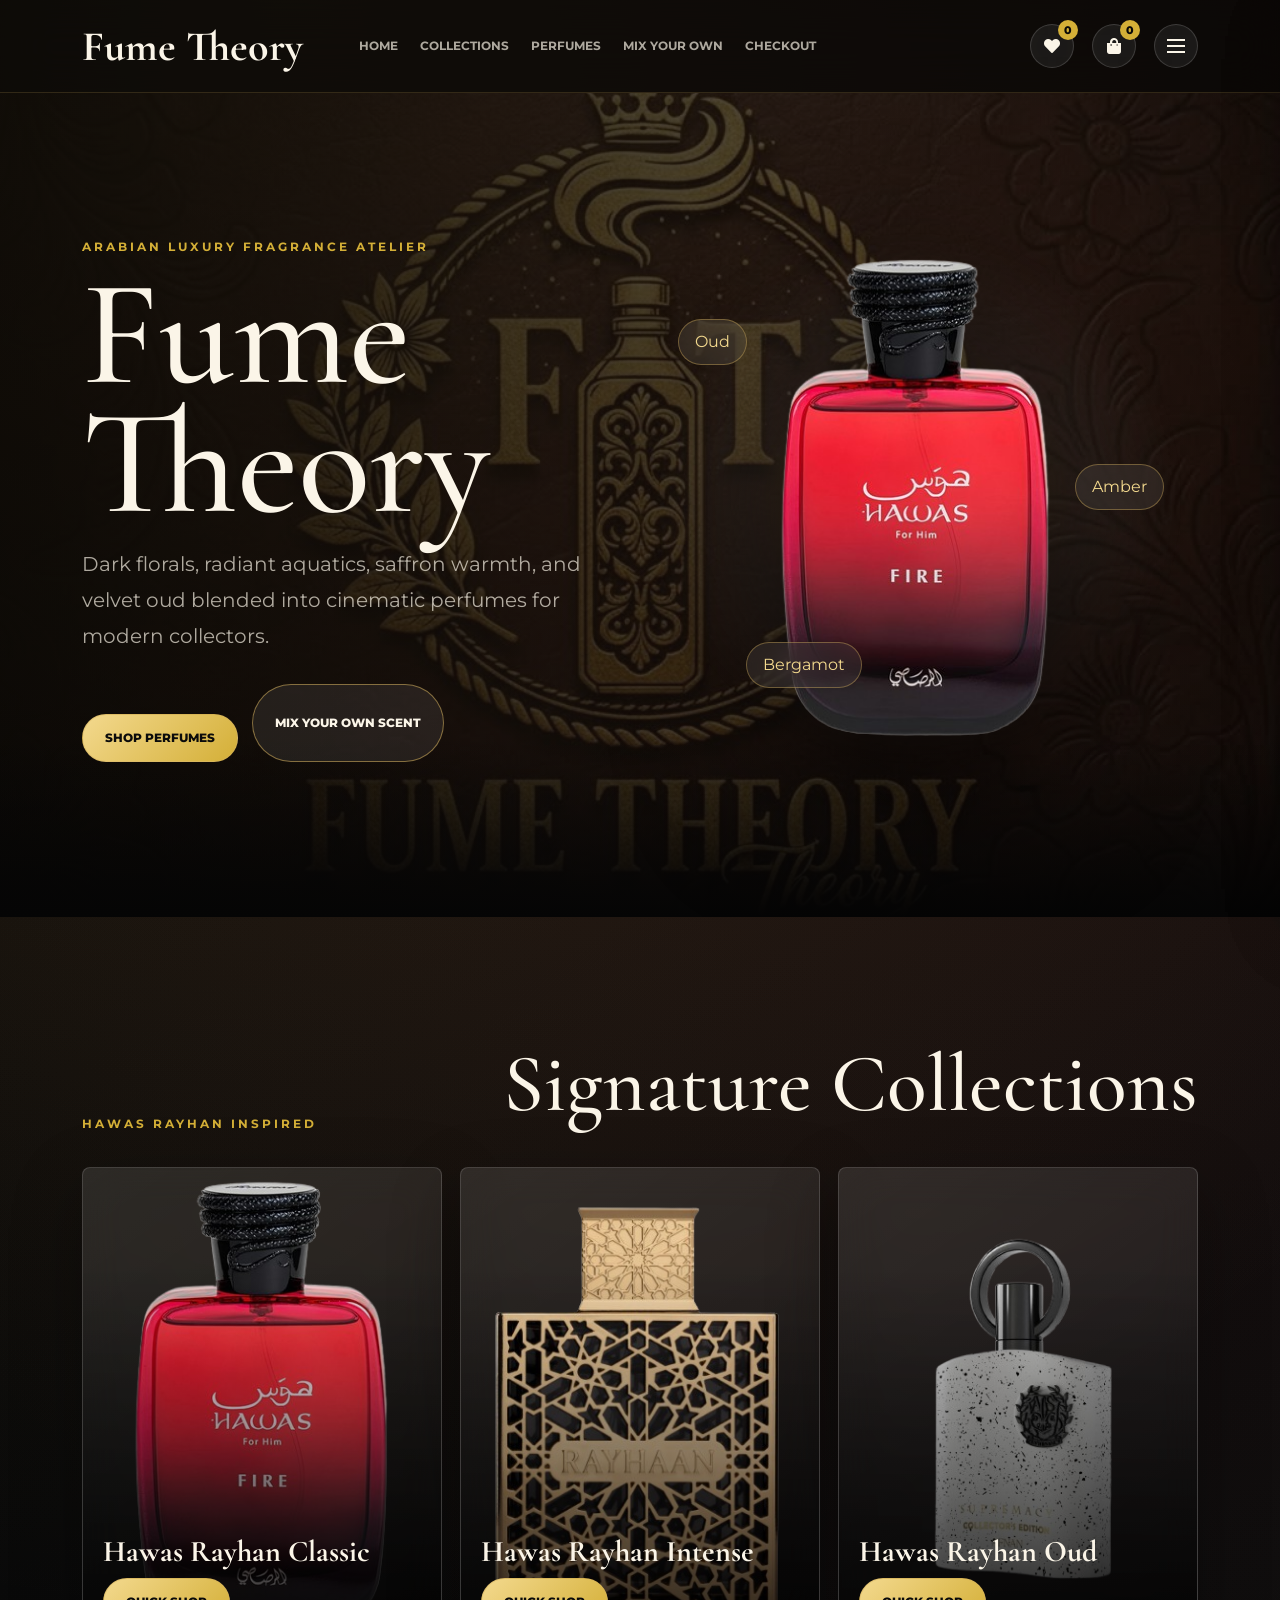
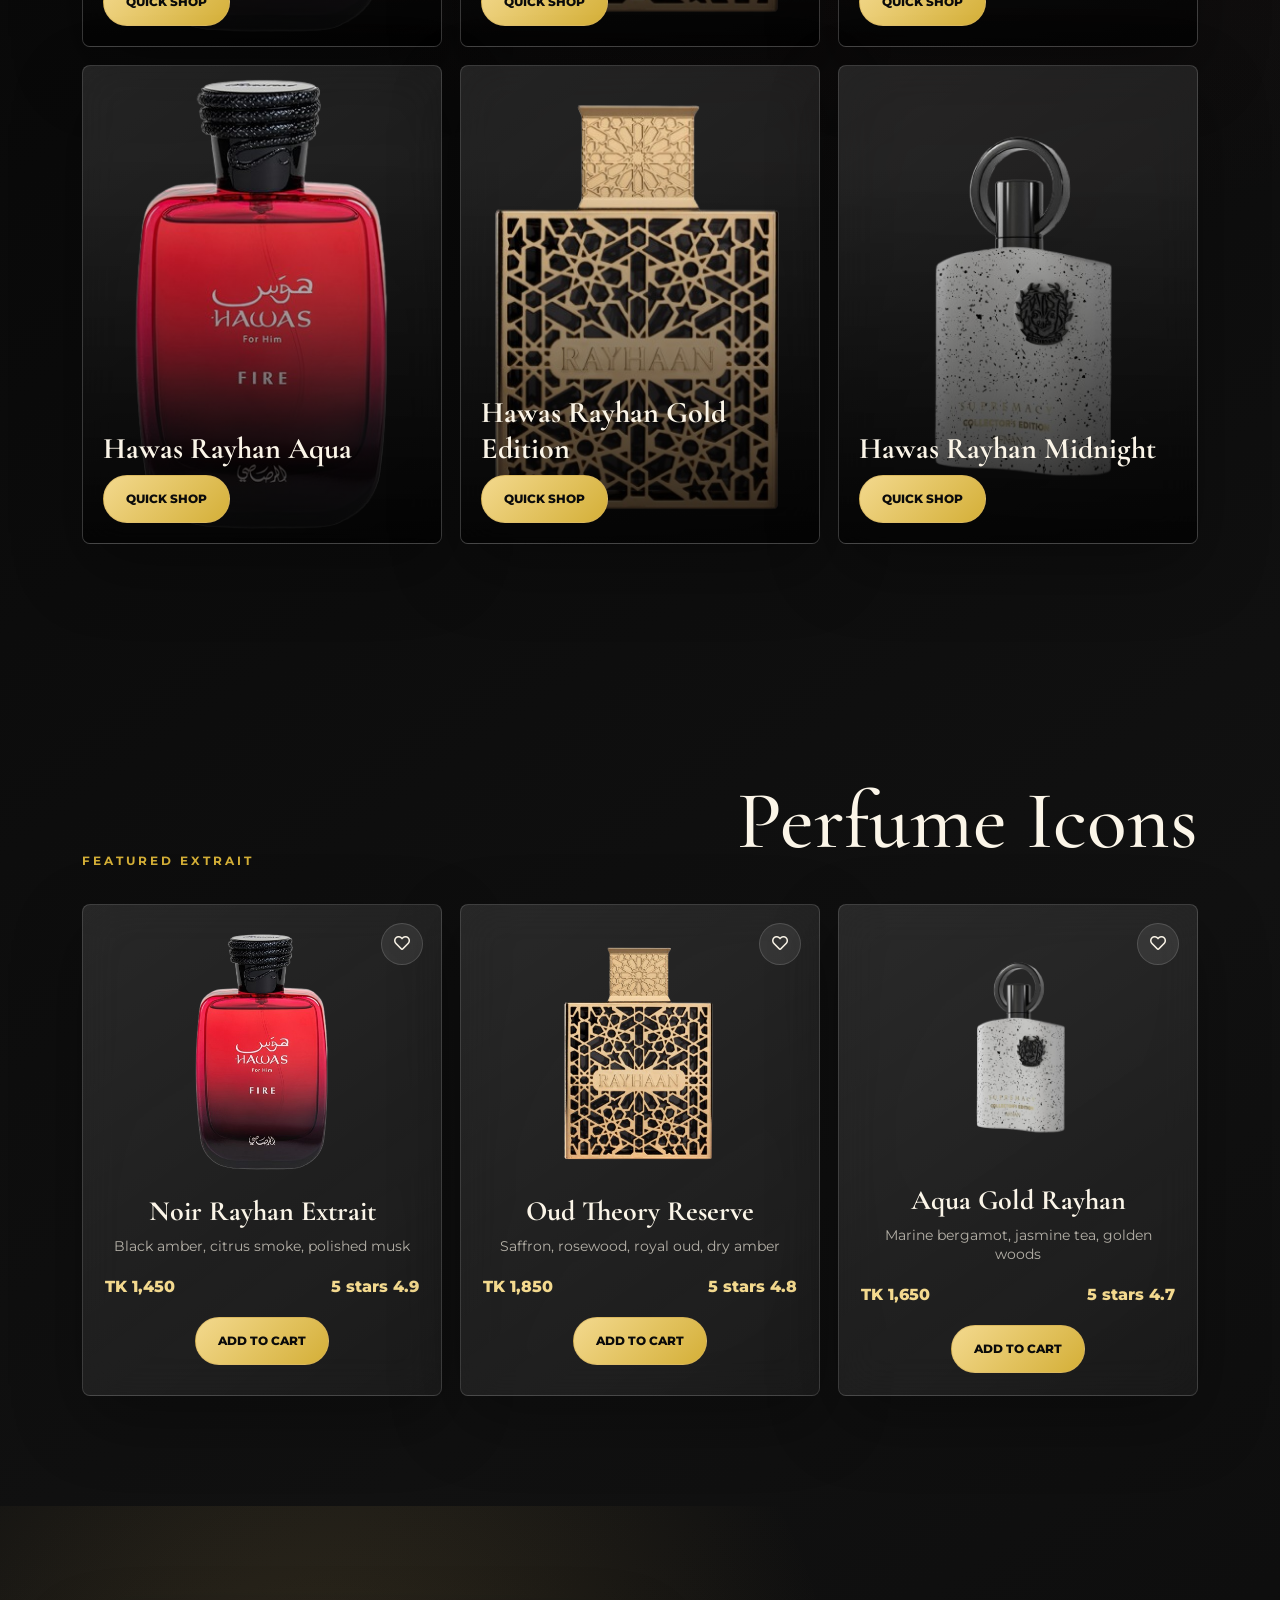
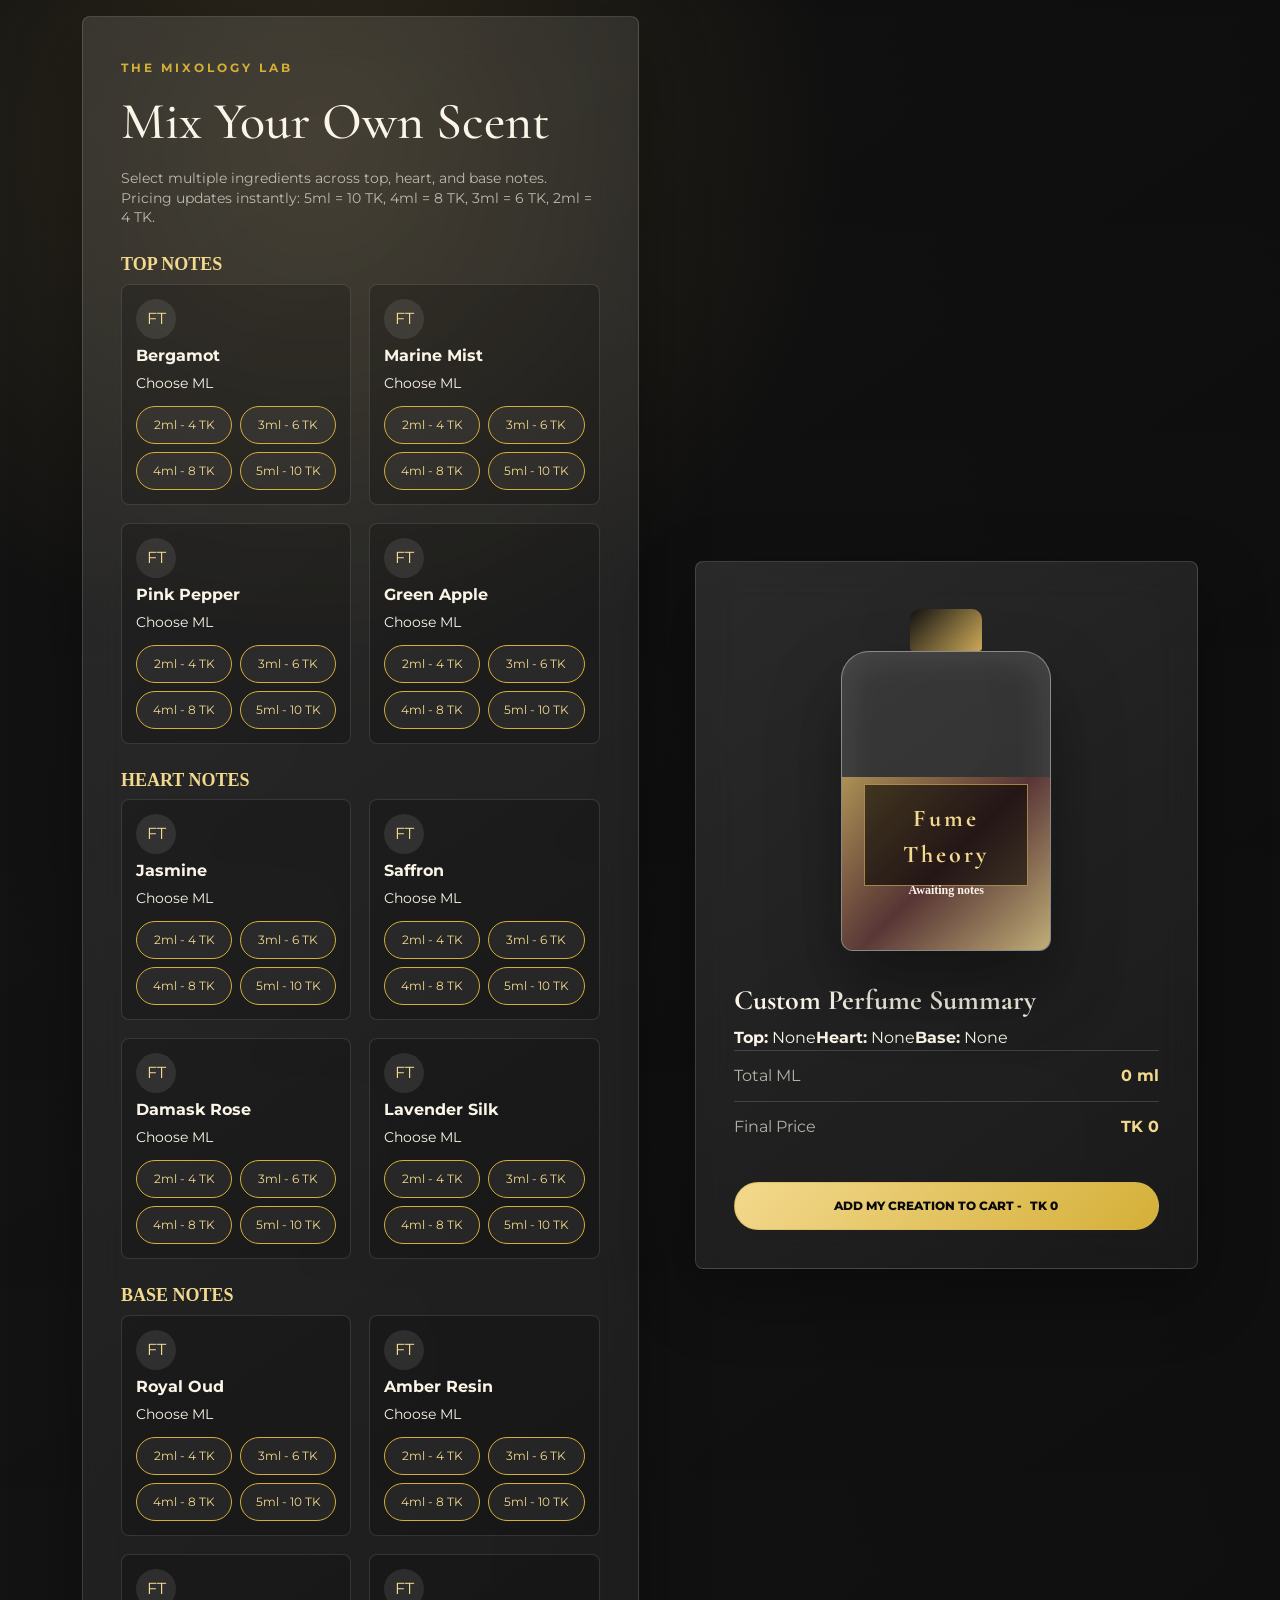
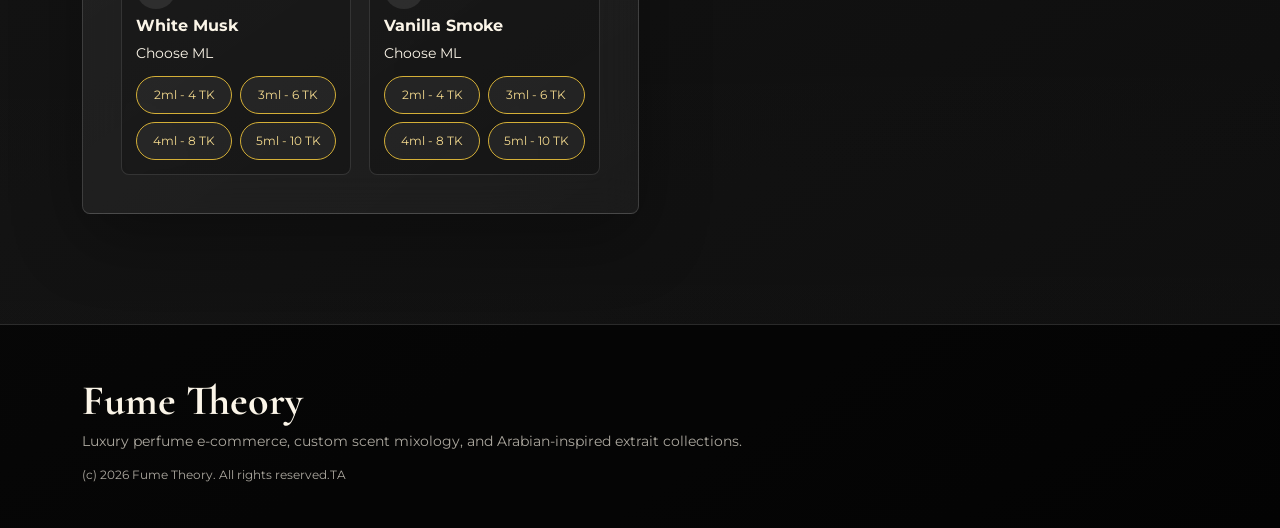
<file: index.html>
﻿<!DOCTYPE html>
<html lang="en">
<head>
	<meta charset="utf-8">
	<meta name="viewport" content="width=device-width, initial-scale=1">
	<meta name="description" content="Fume Theory is a luxury perfume house with Hawas Rayhan inspired collections and an interactive custom scent mixology lab.">
	<title>Fume Theory | Luxury Perfume House</title>
	<link rel="preconnect" href="https://fonts.googleapis.com">
	<link rel="preconnect" href="https://fonts.gstatic.com" crossorigin>
	<link href="https://fonts.googleapis.com/css2?family=Cormorant+Garamond:wght@500;600;700&family=Montserrat:wght@400;500;600;700&display=swap" rel="stylesheet">
	<link rel="shortcut icon" href="./assets/images/hawas-removebg-preview.png" type="image/x-icon">
	<link href="https://cdn.jsdelivr.net/npm/bootstrap@5.0.2/dist/css/bootstrap.min.css" rel="stylesheet">
	<link rel="stylesheet" href="./assets/fonts/fontawesome/css/all.css">
	<link rel="stylesheet" href="./assets/plugins/slick-slider/slick.min.css">
	<link rel="stylesheet" href="./assets/plugins/owl-carousel/owl.carousel.min.css">
	<link rel="stylesheet" href="./assets/css/style.css">
	<link rel="stylesheet" href="./assets/css/responsive.css">
</head>
<body class="ft-luxury-page">
	<header class="ft-site-header">
		<div class="container">
			<div class="ft-header-inner">
				<a href="index.html" class="ft-logo">Fume Theory</a>
				<nav class="ft-nav header__dynamic-page-wrapper" aria-label="Main navigation">
					<a href="index.html">Home</a>
					<a href="#collections">Collections</a>
					<a href="#featured">Perfumes</a>
					<a href="#mixology-lab">Mix Your Own</a>
					<a href="checkout.html">Checkout</a>
				</nav>
				<div class="ft-header-actions">
					<button class="ft-icon-btn" data-open-wishlist type="button" aria-label="Open wishlist"><i class="fas fa-heart"></i><span class="wishlist-count">0</span></button>
					<button class="ft-icon-btn" data-open-cart type="button" aria-label="Open cart"><i class="fas fa-shopping-bag"></i><span class="count-number">0</span></button>
					<button class="nav-toggle-btn" type="button" aria-label="Open menu"><span></span></button>
				</div>
			</div>
		</div>
	</header>

	<main>
		<section class="ft-hero" id="home">
			<div class="ft-hero-bg"></div>
			<div class="container">
				<div class="ft-hero-grid">
					<div class="ft-hero-copy">
						<span class="ft-kicker">Arabian luxury fragrance atelier</span>
						<h1>Fume Theory</h1>
						<p>Dark florals, radiant aquatics, saffron warmth, and velvet oud blended into cinematic perfumes for modern collectors.</p>
						<div class="ft-hero-actions">
							<a href="#featured" class="ft-primary-btn">Shop Perfumes</a>
							<a href="#mixology-lab" class="ft-secondary-btn">Mix Your Own Scent</a>
						</div>
					</div>
					<div class="ft-hero-visual" aria-label="Animated perfume bottle visual">
						<div class="ft-aura"></div>
						<img src="./assets/images/hawas-removebg-preview.png" alt="Fume Theory luxury perfume bottle" class="ft-floating-bottle">
						<div class="ft-note-orbit ft-note-one">Oud</div>
						<div class="ft-note-orbit ft-note-two">Amber</div>
						<div class="ft-note-orbit ft-note-three">Bergamot</div>
					</div>
				</div>
			</div>
		</section>

		<section class="ft-section" id="collections">
			<div class="container">
				<div class="ft-section-heading">
					<span class="ft-kicker">Hawas Rayhan inspired</span>
					<h2>Signature Collections</h2>
				</div>
				<div class="ft-category-grid">
					<article class="ft-category-card"><img src="./assets/images/hawas-removebg-preview.png" alt="Hawas Rayhan Classic perfume collection"><div><h3>Hawas Rayhan Classic</h3><button type="button" data-add-product="classic">Quick Shop</button></div></article>
					<article class="ft-category-card"><img src="./assets/images/rayhan-removebg-preview.png" alt="Hawas Rayhan Intense perfume collection"><div><h3>Hawas Rayhan Intense</h3><button type="button" data-add-product="intense">Quick Shop</button></div></article>
					<article class="ft-category-card"><img src="./assets/images/afnan-removebg-preview.png" alt="Hawas Rayhan Oud perfume collection"><div><h3>Hawas Rayhan Oud</h3><button type="button" data-add-product="oud">Quick Shop</button></div></article>
					<article class="ft-category-card"><img src="./assets/images/hawas-removebg-preview.png" alt="Hawas Rayhan Aqua perfume collection"><div><h3>Hawas Rayhan Aqua</h3><button type="button" data-add-product="aqua">Quick Shop</button></div></article>
					<article class="ft-category-card"><img src="./assets/images/rayhan-removebg-preview.png" alt="Hawas Rayhan Gold Edition perfume collection"><div><h3>Hawas Rayhan Gold Edition</h3><button type="button" data-add-product="gold">Quick Shop</button></div></article>
					<article class="ft-category-card"><img src="./assets/images/afnan-removebg-preview.png" alt="Hawas Rayhan Midnight perfume collection"><div><h3>Hawas Rayhan Midnight</h3><button type="button" data-add-product="midnight">Quick Shop</button></div></article>
				</div>
			</div>
		</section>

		<section class="ft-section ft-featured" id="featured">
			<div class="container">
				<div class="ft-section-heading">
					<span class="ft-kicker">Featured extrait</span>
					<h2>Perfume Icons</h2>
				</div>
				<div class="ft-product-grid">
					<article class="ft-product-card">
						<button class="ft-wishlist-btn" type="button" data-wishlist="Noir Rayhan Extrait" aria-label="Wishlist Noir Rayhan Extrait"><i class="far fa-heart"></i></button>
						<img src="./assets/images/hawas-removebg-preview.png" alt="Noir Rayhan Extrait perfume">
						<h3>Noir Rayhan Extrait</h3>
						<p>Black amber, citrus smoke, polished musk</p>
						<div class="ft-card-meta"><span>TK 1,450</span><span>5 stars 4.9</span></div>
						<button class="ft-add-btn" type="button" data-add-product="noir">Add to Cart</button>
					</article>
					<article class="ft-product-card">
						<button class="ft-wishlist-btn" type="button" data-wishlist="Oud Theory Reserve" aria-label="Wishlist Oud Theory Reserve"><i class="far fa-heart"></i></button>
						<img src="./assets/images/rayhan-removebg-preview.png" alt="Oud Theory Reserve perfume">
						<h3>Oud Theory Reserve</h3>
						<p>Saffron, rosewood, royal oud, dry amber</p>
						<div class="ft-card-meta"><span>TK 1,850</span><span>5 stars 4.8</span></div>
						<button class="ft-add-btn" type="button" data-add-product="reserve">Add to Cart</button>
					</article>
					<article class="ft-product-card">
						<button class="ft-wishlist-btn" type="button" data-wishlist="Aqua Gold Rayhan" aria-label="Wishlist Aqua Gold Rayhan"><i class="far fa-heart"></i></button>
						<img src="./assets/images/afnan-removebg-preview.png" alt="Aqua Gold Rayhan perfume">
						<h3>Aqua Gold Rayhan</h3>
						<p>Marine bergamot, jasmine tea, golden woods</p>
						<div class="ft-card-meta"><span>TK 1,650</span><span>5 stars 4.7</span></div>
						<button class="ft-add-btn" type="button" data-add-product="aquaGold">Add to Cart</button>
					</article>
				</div>
			</div>
		</section>

		<section class="ft-section ft-mixology" id="mixology-lab">
			<div class="container">
				<div class="ft-mixology-grid">
					<div class="ft-lab-panel">
						<span class="ft-kicker">The Mixology Lab</span>
						<h2>Mix Your Own Scent</h2>
						<p>Select multiple ingredients across top, heart, and base notes. Pricing updates instantly: 5ml = 10 TK, 4ml = 8 TK, 3ml = 6 TK, 2ml = 4 TK.</p>
						<div id="ingredientBuilder" class="ft-ingredient-builder"></div>
					</div>
					<aside class="ft-summary-panel">
						<div class="ft-bottle-stage">
							<div class="ft-bottle">
								<div class="ft-bottle-cap"></div>
								<div class="ft-bottle-glass">
									<div class="ft-bottle-liquid"></div>
									<div class="ft-bottle-label"><span>Fume Theory</span><strong id="blendLabel">Awaiting notes</strong></div>
								</div>
							</div>
						</div>
						<div class="ft-custom-summary">
							<h3>Custom Perfume Summary</h3>
							<div id="customSummary"></div>
							<div class="ft-total-row"><span>Total ML</span><strong id="customMl">0 ml</strong></div>
							<div class="ft-total-row"><span>Final Price</span><strong id="customPrice">TK 0</strong></div>
							<button type="button" class="ft-primary-btn ft-full-btn" id="addCustomBlend">Add My Creation to Cart - <span id="customButtonPrice">TK 0</span></button>
						</div>
					</aside>
				</div>
			</div>
		</section>
	</main>

	<div class="ft-drawer-overlay" data-close-drawers></div>
	<aside class="ft-cart-drawer" id="cartDrawer" aria-label="Shopping cart">
		<div class="ft-drawer-head"><h2>Your Cart</h2><button type="button" data-close-drawers aria-label="Close cart"><i class="fas fa-times"></i></button></div>
		<div class="cart-items-outer"></div>
		<div class="shopping-cart-footer">
			<div class="shopping-cart-total"><h4>Total <span id="cartTotal">TK 0</span></h4></div>
			<div class="shopping-cart-button"><a href="checkout.html" class="checkout-link">Checkout</a></div>
		</div>
	</aside>
	<aside class="ft-cart-drawer" id="wishlistDrawer" aria-label="Wishlist">
		<div class="ft-drawer-head"><h2>Wishlist</h2><button type="button" data-close-drawers aria-label="Close wishlist"><i class="fas fa-times"></i></button></div>
		<div id="wishlistItems" class="ft-wishlist-list"></div>
	</aside>
	<div id="toastHost" class="ft-toast-host" aria-live="polite"></div>

	<footer class="ft-footer">
		<div class="container">
			<a href="index.html" class="ft-logo">Fume Theory</a>
			<p>Luxury perfume e-commerce, custom scent mixology, and Arabian-inspired extrait collections.</p>
			<p class="ft-footer-small">(c) 2026 Fume Theory. All rights reserved.TA</p>
		</div>
	</footer>

	<script src="https://ajax.googleapis.com/ajax/libs/jquery/3.6.0/jquery.min.js"></script>
	<script src="https://cdn.jsdelivr.net/npm/bootstrap@5.0.2/dist/js/bootstrap.min.js"></script>
	<script src="./assets/plugins/slick-slider/slick.min.js"></script>
	<script src="./assets/plugins/owl-carousel/owl.carousel.min.js"></script>
	<script src="./assets/js/main.js"></script>
</body>
</html>
</file>
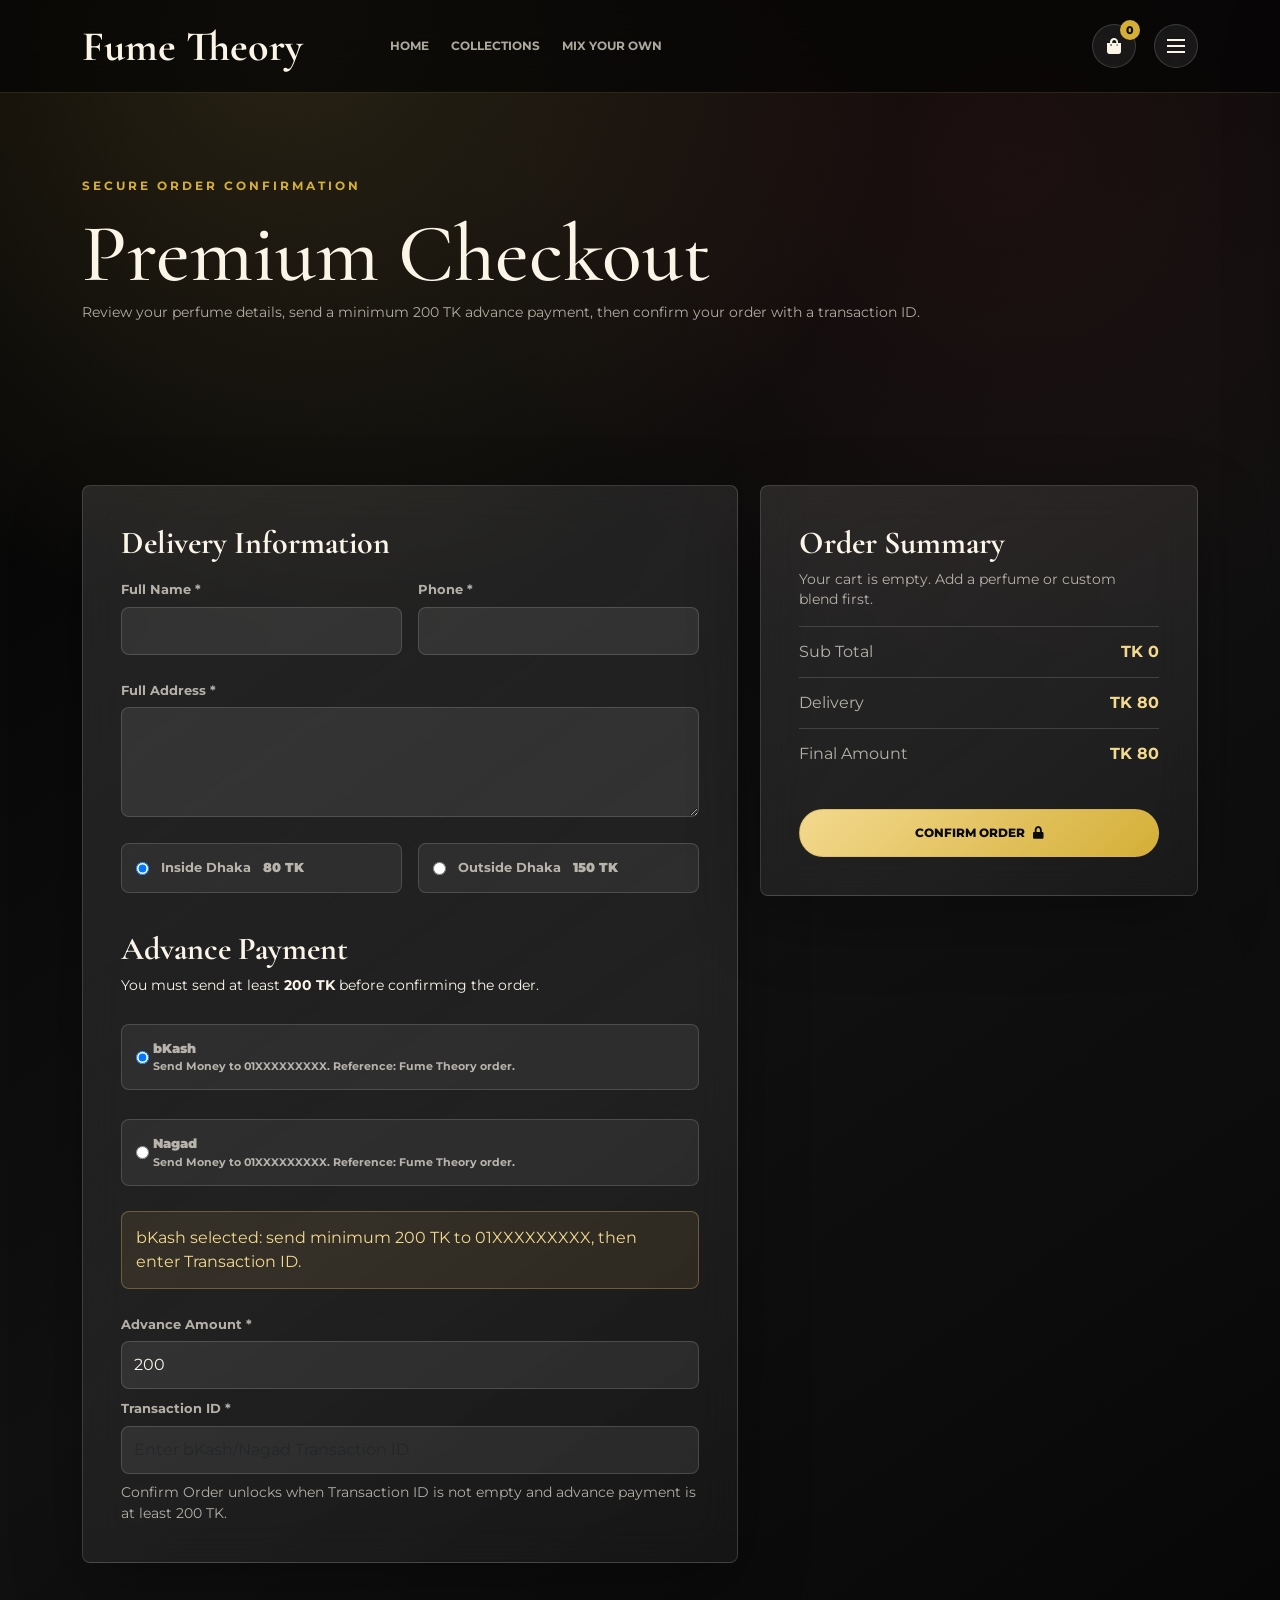
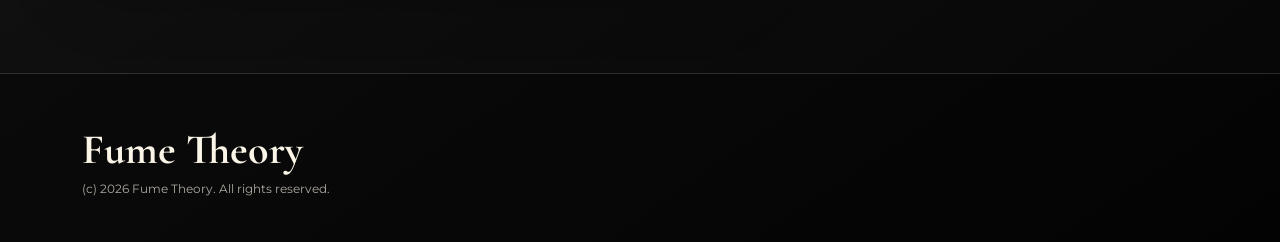
<file: checkout.html>
﻿<!DOCTYPE html>
<html lang="en">
<head>
	<meta charset="utf-8">
	<meta name="viewport" content="width=device-width, initial-scale=1">
	<meta name="description" content="Secure checkout for Fume Theory luxury perfumes and custom scent creations.">
	<title>Checkout | Fume Theory</title>
	<link rel="preconnect" href="https://fonts.googleapis.com">
	<link rel="preconnect" href="https://fonts.gstatic.com" crossorigin>
	<link href="https://fonts.googleapis.com/css2?family=Cormorant+Garamond:wght@500;600;700&family=Montserrat:wght@400;500;600;700&display=swap" rel="stylesheet">
	<link rel="shortcut icon" href="./assets/images/product.png" type="image/x-icon">
	<link href="https://cdn.jsdelivr.net/npm/bootstrap@5.0.2/dist/css/bootstrap.min.css" rel="stylesheet">
	<link rel="stylesheet" href="./assets/fonts/fontawesome/css/all.css">
	<link rel="stylesheet" href="./assets/css/style.css">
	<link rel="stylesheet" href="./assets/css/responsive.css">
</head>
<body class="ft-luxury-page ft-checkout-page">
	<header class="ft-site-header">
		<div class="container">
			<div class="ft-header-inner">
				<a href="index.html" class="ft-logo">Fume Theory</a>
				<nav class="ft-nav header__dynamic-page-wrapper" aria-label="Main navigation">
					<a href="index.html">Home</a>
					<a href="index.html#collections">Collections</a>
					<a href="index.html#mixology-lab">Mix Your Own</a>
				</nav>
				<div class="ft-header-actions">
					<button class="ft-icon-btn" data-open-cart type="button" aria-label="Open cart"><i class="fas fa-shopping-bag"></i><span class="count-number">0</span></button>
					<button class="nav-toggle-btn" type="button" aria-label="Open menu"><span></span></button>
				</div>
			</div>
		</div>
	</header>

	<main>
		<section class="ft-checkout-hero">
			<div class="container">
				<span class="ft-kicker">Secure order confirmation</span>
				<h1>Premium Checkout</h1>
				<p>Review your perfume details, send a minimum 200 TK advance payment, then confirm your order with a transaction ID.</p>
			</div>
		</section>

		<section class="ft-section">
			<div class="container">
				<form id="checkoutForm" class="ft-checkout-grid">
					<div class="ft-checkout-card">
						<h2>Delivery Information</h2>
						<div class="row g-3">
							<div class="col-md-6"><label for="customerName">Full Name *</label><input id="customerName" name="name" type="text" class="form-control" required></div>
							<div class="col-md-6"><label for="customerPhone">Phone *</label><input id="customerPhone" name="phone" type="tel" class="form-control" required></div>
							<div class="col-12"><label for="customerAddress">Full Address *</label><textarea id="customerAddress" name="address" rows="4" class="form-control" required></textarea></div>
							<div class="col-md-6"><label class="ft-radio-card"><input type="radio" name="area" value="80" checked> Inside Dhaka <strong>80 TK</strong></label></div>
							<div class="col-md-6"><label class="ft-radio-card"><input type="radio" name="area" value="150"> Outside Dhaka <strong>150 TK</strong></label></div>
						</div>

						<div class="ft-payment-block">
							<h2>Advance Payment</h2>
							<p>You must send at least <strong>200 TK</strong> before confirming the order.</p>
							<div class="ft-payment-methods">
								<label class="ft-radio-card"><input type="radio" name="payment_type" value="bKash" checked> <span><strong>bKash</strong><small>Send Money to 01XXXXXXXXX. Reference: Fume Theory order.</small></span></label>
								<label class="ft-radio-card"><input type="radio" name="payment_type" value="Nagad"> <span><strong>Nagad</strong><small>Send Money to 01XXXXXXXXX. Reference: Fume Theory order.</small></span></label>
							</div>
							<div id="paymentInstruction" class="ft-payment-instruction">bKash selected: send minimum 200 TK to 01XXXXXXXXX, then enter Transaction ID.</div>
							<label for="advanceAmount">Advance Amount *</label>
							<input id="advanceAmount" name="advance_amount" type="number" min="200" value="200" class="form-control" required>
							<label for="transactionId">Transaction ID *</label>
							<input id="transactionId" name="transaction_id" type="text" class="form-control" placeholder="Enter bKash/Nagad Transaction ID" required>
							<small class="ft-transaction-help">Confirm Order unlocks when Transaction ID is not empty and advance payment is at least 200 TK.</small>
						</div>
					</div>

					<aside class="ft-checkout-card ft-order-card">
						<h2>Order Summary</h2>
						<div id="checkoutItems" class="ft-checkout-items"></div>
						<div class="ft-total-row"><span>Sub Total</span><strong id="subTotal">TK 0</strong></div>
						<div class="ft-total-row"><span>Delivery</span><strong id="deliveryCharge">TK 80</strong></div>
						<div class="ft-total-row ft-grand-total"><span>Final Amount</span><strong id="grandTotal">TK 80</strong></div>
						<button type="submit" class="ft-primary-btn ft-full-btn" id="confirmOrderBtn" disabled>Confirm Order <i class="fas fa-lock"></i></button>
						<div id="orderSuccess" class="ft-order-success" hidden></div>
					</aside>
				</form>
			</div>
		</section>
	</main>

	<div class="ft-drawer-overlay" data-close-drawers></div>
	<aside class="ft-cart-drawer" id="cartDrawer" aria-label="Shopping cart">
		<div class="ft-drawer-head"><h2>Your Cart</h2><button type="button" data-close-drawers aria-label="Close cart"><i class="fas fa-times"></i></button></div>
		<div class="cart-items-outer"></div>
		<div class="shopping-cart-footer">
			<div class="shopping-cart-total"><h4>Total <span id="cartTotal">TK 0</span></h4></div>
			<div class="shopping-cart-button"><a href="checkout.html" class="checkout-link">Checkout</a></div>
		</div>
	</aside>
	<div id="toastHost" class="ft-toast-host" aria-live="polite"></div>

	<footer class="ft-footer">
		<div class="container">
			<a href="index.html" class="ft-logo">Fume Theory</a>
			<p class="ft-footer-small">(c) 2026 Fume Theory. All rights reserved.</p>
		</div>
	</footer>

	<script src="https://ajax.googleapis.com/ajax/libs/jquery/3.6.0/jquery.min.js"></script>
	<script src="https://cdn.jsdelivr.net/npm/bootstrap@5.0.2/dist/js/bootstrap.min.js"></script>
	<script src="./assets/js/main.js"></script>
</body>
</html>
</file>
<file: assets/css/style.css>
﻿/*common css start*/
:root{
    --primary: #38a538;
    --category-bg: #217e24;
}
* {
    padding: 0;
    margin: 0;
  }
  
  button,
  a {
    transition: all 0.3s ease;
    -webkit-transition: all 0.3s ease;
    text-decoration: none;
  }
  
  ul li {
    list-style: none;
  }
  
  p {
    font-size: 14px;
    line-height: 1.4;
  }
  
  img {
    width: 100%;
  }
  
  a:hover {
    text-decoration: none;
  }
  
  body {
    width: 100%;
    margin: 0 auto;
    overflow-x: hidden;
    font-family: 'Quicksand', sans-serif;
  }
  
  .categoris-slider-section {
      padding: 30px 0;
  }
  
  .section-title-outer {
    margin-bottom: 20px;
    display: flex;
    align-items: center;
    justify-content: space-between;
    border-bottom: 1px solid #ddd;
    padding-bottom: 10px;
}
  
  .section-title-outer .title {
      font-size: 25px;
      font-weight: 700;
      display: inline-block;
      margin-bottom: 0;
      text-transform: capitalize;
  }

  .product-view-all-btn {
    display: inline-block;
    background: var(--primary);
    padding: 5px 15px;
    color: #fff;
    font-size: 16px;
    font-weight: 600;
    border-radius: 5px;
}

.product-view-all-btn:hover {
    color: #FFF;
}
  /*common css End*/
  
/*Top Header section css start*/
.header-top-wrapper {
    display: flex;
    align-items: center;
    justify-content: space-between;
    padding: 5px 0px;
}

.brand-logo-outer {
    display: inline-block;
}

.brand-logo-outer img {
    max-width: 150px;
}

.search-form-outer .search-form {
    position: relative;
}

.search-form-outer .search-form input {
    width: 600px;
    height: 50px;
    border: 2px solid var(--category-bg);
    border-radius: 5px;
}

.search-form-outer .search-form button {
position: absolute;
top: 50%;
transform: translateY(-50%);
font-size: 17px;
color: #7e7e7e;
height: 100%;
right: 0;
padding: 10px;
border: none;
background: transparent;
}

.search-form-outer .search-form input:focus {
    box-shadow: none;
}

.header-top-right-outer {
    display: flex;
    align-items: center;
    justify-content: center;
}

.header-top-right-outer .res-search {
    margin-right: 10px;
    display: none;
}

.header-top-right-item {
    padding: 0 10px;
}

.header-top-right-item.dropdown {
    position: relative;
    cursor: pointer;
}

.header-top-right-item.dropdown .header-top-right-item-link {
    cursor: pointer;
}

.header-top-right-item .cart-items-wrapper {
    position: absolute;
    background: #FFF;
    width: 320px;
    top: calc(100% + 20px);
    right: 0;
    box-shadow: 5px 5px 15px rgb(0 0 0 / 5%);
    -webkit-box-shadow: 5px 5px 15px rgb(0 0 0 / 5%);
    padding: 30px 20px 27px;
    transition: all 0.25s cubic-bezier(0.645, 0.045, 0.355, 1);
    -webkit-transition: all 0.25s cubic-bezier(0.645, 0.045, 0.355, 1);
    border: 1px solid #ececec;
    border-radius: 10px;
    opacity: 0;
    visibility: hidden;
    z-index: 99;
}

.header-top-right-item.dropdown:hover .cart-items-wrapper {
    opacity: 1;
    visibility: visible;
    top: calc(100% + 10px);
}

.cart-items-outer {
    width: 100%;
    overflow-y: auto;
    max-height: 250px;
}

.shopping-cart-total {
    border-top: 2px solid var(--primary);
    margin: 25px 0;
    padding-top: 17px;
}

.shopping-cart-total h4 {
    color: #000;
    font-weight: 700;
    font-size: 20px;
    margin: 0;
}

.shopping-cart-total h4 span {
    font-size: 20px;
    float: right;
    color: var(--primary);
}

.shopping-cart-button {
    display: flex;
    align-items: center;
    justify-content: space-between;
    margin-top: 20px;
}

.shopping-cart-button .view-cart-link {
    background-color: transparent;
    border: 2px solid var(--primary);
    color: var(--primary);
    padding: 8px 20px;
    font-size: 16px;
    font-weight: 600;
    border-radius: 4px;
    display: inline-block;
}

.shopping-cart-button .checkout-link {
    display: inline-block;
    font-size: 16px;
    font-weight: 700;
    color: #ffffff;
    border-radius: 4px;
    padding: 8px 20px;
    background-color: var(--primary);
    font-family: "Quicksand", sans-serif;
    border: 2px solid var(--primary);
}

.view-cart-link:hover {
    background: var(--primary);
    color: #fff;
}

.checkout-link:hover {
    background: transparent;
    color: var(--primary);
}

.header-top-right-item .account-list {
    position: absolute;
    background: #fff;
    padding-left: 0;
    margin-bottom: 0;
    position: absolute;
    width: 200px;
    top: calc(100% + 20px);
    right: 0;
    box-shadow: 5px 5px 15px rgb(0 0 0 / 5%);
    -webkit-box-shadow: 5px 5px 15px rgb(0 0 0 / 5%);
    padding: 5px 20px 0px;
    transition: all 0.25s cubic-bezier(0.645, 0.045, 0.355, 1);
    -webkit-transition: all 0.25s cubic-bezier(0.645, 0.045, 0.355, 1);
    border: 1px solid #ececec;
    border-radius: 10px;
    opacity: 0;
    visibility: hidden;
    z-index: 99;
}

.header-top-right-item.dropdown:hover .account-list {
    opacity: 1;
    visibility: visible;
    top: calc(100% + 10px);
}

.cart-item-outer {
    display: flex;
    margin-bottom: 20px;
    align-items: center;
    justify-content: space-around;
}

.cart-item-outer:last-child {
    margin-bottom: 0;
}

.cart-product-image img {
    width: 80px;
}

.header-top-right-item-link {
    display: inline-block;
    color: #7E7E7E;
    text-align: center;
}

.header-top-right-item-link:hover {
    color: var(--primary);
}

.header-top-right-item-link .icon-outer {
    position: relative;
}

.header-top-right-item-link .icon-outer i {
    font-size: 20px;
    color: #253d4e;
}

.header-top-right-item-link .icon-outer .count-number {
    position: absolute;
    top: -15px;
    right: -5px;
    background: var(--primary);
    color: #fff;
    width: 20px;
    height: 20px;
    line-height: 20px;
    text-align: center;
    border-radius: 100%;
    font-size: 12px;
    font-weight: 500;
}

.cart-product-image {
    margin-right: 10px;
    display: inline-block;
}

.cart-product-name-price {
    margin-right: 20px;
}

.cart-product-name-price .product-name {
    font-size: 16px;
    color: var(--primary);
    font-weight: 500;
    margin-bottom: 5px;
    display: inline-block;
}

.cart-product-name-price .product-price {
    font-size: 16px;
    font-weight: 600;
    margin-bottom: 5px;
    color: #000;
}

.cart-item-delete .delete-btn {
    border: none;
    background: transparent;
}

.cart-item-delete .delete-btn i {
    color: #6b6b6b;
    font-size: 16px;
}

.account-list-item .account-list-item-link {
    color: #253D4E;
    font-size: 15px;
    font-weight: 500;
    display: block;
    padding: 10px 0;
}

.account-list-item .account-list-item-link i {
    font-size: 14px;
    margin-right: 10px;
    color: #253D4E;
}

.account-list-item:hover .account-list-item-link,
.account-list-item:hover .account-list-item-link i {
    color: #3bb77e;
}

.responsive-header-search-outer {
    padding: 10px;
    display: none;
}

.responsive-header-search-outer .search-form {
    position: relative;
}

.responsive-header-search-outer .search-form input {
    width: 100%;
    margin: auto;
    height: 50px;
    border: 2px solid #BCE3C9;
    border-radius: 5px;
    position: relative;
}

.responsive-header-search-outer .search-form i {
    position: absolute;
    top: 50%;
    right: 20px;
    transform: translateY(-50%);
    font-size: 17px;
    color: #7e7e7e;
}
/*Top Header section css End*/

/* Header bootom section css start */
.header__bottom-wrapper {
    background: var(--primary);
}

.header__bottom-outer {
    display: flex;
    align-items: center;
}

.header__category-outer {
    width: 270px;
    position: relative;
}

.header__category-icon-outer {
    padding: 10px;
    display: flex;
    align-items: center;
    justify-content: space-between;
    background: var(--category-bg);
    cursor: pointer;
}

.header__category-icon-outer span {
    color: #fff;
    font-size: 16px;
    font-weight: 600;
}

.header__category-icon-outer i {
    font-size: 15px;
    color: #fff;
}

.header__dynamic-page-wrapper {
    width: calc( 100% - 500px );
    overflow: auto;
}

.header__dynamic-page-wrapper.menu-visible {
    right: 0;
}

.dynamic-page-list {
    display: flex;
    align-items: center;
    margin-bottom: 0;
    padding-left: 0;
}

.dynamic-page-list-item-link {
    display: inline-block;
    padding: 10px;
    font-size: 15px;
    font-weight: 600;
    color: #fff;
}

.dynamic-page-list-item-link:hover {
    color: var(--secondary);
}

.header__category-items-outer {
    position: absolute;
    background: #fff;
    box-shadow: 5px 5px 15px rgb(0 0 0 / 5%);
    -webkit-box-shadow: 5px 5px 15px rgb(0 0 0 / 5%);
    width: 100%;
    height: 0px;
    left: 0;
    top: 40px;
    transition: all .3s ease;
    -webkit-transition: all .3s ease;
    opacity: 0;
    visibility: hidden;
    z-index: 99;
}

.header__category-items-outer.show {
    visibility: visible;
    opacity: 1;
    top: 100%;
    height: 400px;
}

.header__category-list {
    padding: 0;
    margin-bottom: 0;
    height: 100%;
}

.header__category-list-item.item-has-submenu {
    /* position: relative; */
    border-bottom: 1px solid #ededf2;
    border-left: 1px solid #ededf2;
}

.header__category-list-item-link {
    display: flex;
    align-items: center;
    color: #000;
    font-weight: 600;
    font-size: 14px;
    padding: 8px 10px;
}

.header__category-list-item-link img {
    width: 30px;
    height: 30px;
    border-radius: 30px;
    margin-right: 5px;
}

.header__category-list-item-link:hover {
    color: #fff;
    background-color: var(--primary);
}

.header__category-list-item.item-has-submenu:hover .header__category-list-item-link {
    background: var(--primary);
    color: #fff;
}

.header__nav-item-category-submenu {
    padding-left: 0px;
    margin-bottom: 0;
    opacity: 0;
    visibility: hidden;
    display: none;
    width: 100%;
    height: 100%;
    transition: all .5s ease;
    position: absolute;
    right: -100%;
    top: 0;
    background: #fff;
    box-shadow: rgb(0 0 0 / 24%) 0px 8px 8px;
    /* border-radius: 0px 5px 5px 0px; */
    z-index: 9;
}

.header__category-list-item.item-has-submenu:hover .header__nav-item-category-submenu {
    visibility: visible;
    opacity: 1;
    display: block;
}

.header__category-submenu-item {
    border-bottom: 1px solid #f4f4f4;
}
.header__category-submenu-item:last-child {
    border-bottom: none;
}

.header__category-submenu-item-link {
    color: #000;
    display: block;
    font-size: 14px;
    padding: 8px 10px;
    text-transform: capitalize;
    transition: all 0.15s linear;
    font-weight: 500;
}

.header__category-submenu-item-link:hover{
    color: var(--primary);
}
/* Header bootom section css End */

/*small btn css*/
.nav-toggle-btn .btn-inner {
    width: 26px;
    border-bottom: 1px solid #fff;
    position: relative;
    transition: all .4s ease;
}

.nav-toggle-btn {
    height: 30px;
    width: 40px;
    align-items: center;
    justify-content: center;
    border: 1px solid #fff;
    padding: 5px;
    border-radius: 5px;
    display: none;
    cursor: pointer;
    position: relative;
    z-index: 999;
}

.nav-toggle-btn .btn-inner:before {
    content: "";
    height: 1px;
    width: 26px;
    position: absolute;
    background: #fff;
    top: -7px;
}

.nav-toggle-btn .btn-inner:after {
    content: "";
    height: 1px;
    width: 26px;
    position: absolute;
    background: #fff;
    top: 7px;
}
/*small btn css*/

/*fixed header*/
.fixed-header .header-section {
    position: fixed;
    box-shadow: rgba(0, 0, 0, 0.24) 0px 3px 8px;
    width: 100%;
    top: 0;
    left: 0;
    z-index: 99;
    animation: smoothScroll 1s forwards;
    background-color: #fff;
}

@keyframes smoothScroll {
    0% {
        transform: translateY(-40px);
    }

    100% {
        transform: translateY(0px);
    }
}
/*fixed header*/
  
  
/*Home Slider section css start*/
.home__slider-sec-wrap {
    display: flex;
}

.home__slider-items-wrapper {
    width: calc( 100% - 270px );
}

.home__category-outer {
    width: 270px;
    position: relative;
    box-shadow: 5px 5px 15px rgb(0 0 0 / 5%);
    -webkit-box-shadow: 5px 5px 15px rgb(0 0 0 / 5%);
}

.home__slider-item-outer {
    height: 400px;
}

.home__slider-item-image {
    height: 100%;
}
/*Home Slider section css End*/

/*Categoris section css start*/
.categoris-items-wrapper {
    position: relative;
}

.categoris-item img {width: 80px!important;margin: auto;margin-bottom: 10px;}

.categoris-item .categoris-name {
    font-size: 16px;
    font-weight: 700;
    color: #253D4E;
    margin-bottom: 0px;
}

.categoris-item .items-number {
    font-size: 14px;
    font-weight: 400;
    color: #000;
}

.categoris-item {
    display: block;
    margin: 0px 10px 15px;
    text-align: center;
    background: #f7f7f7;
    padding: 15px 0;
    border-radius: 10px;
}

.categoris-items-wrapper .owl-nav {
    position: absolute;
    top: -68px;
    right: 0;
}

.categoris-items-wrapper .owl-nav .owl-prev {
    margin-right: 10px;
    width: 40px;
    height: 40px;
    line-height: 34px!important;
    background: #F2F3F4!important;
    border-radius: 50%;
}

.categoris-items-wrapper .owl-nav .owl-next {
    width: 40px;
    height: 40px;
    line-height: 34px!important;
    background: #F2F3F4!important;
    border-radius: 50%;
}

.categoris-items-wrapper .owl-nav .owl-prev span {
    color: #7E7E7E;
    font-size: 30px;
}

.categoris-items-wrapper .owl-nav .owl-next span {
    color: #7E7E7E;
    font-size: 30px;
}

.categoris-items-wrapper .owl-nav .owl-next:hover {
    background: #3BB77E!important;
}

.categoris-items-wrapper .owl-nav .owl-prev:hover {
    background: #3BB77E!important;
}

.categoris-items-wrapper .owl-nav .owl-prev:hover span {
    color: #fff;
}

.categoris-items-wrapper .owl-nav .owl-next:hover span {
    color: #fff;
}
/*Categoris section css End*/
  
/*Banner section css start*/
.banner-item-outer {
    position: relative;
    overflow: hidden;
    background: #fff;
    border-radius: 15px;
}

.banner-item-outer img {
    border-radius: 10px;
    transition: 0.25s opacity, 0.25s visibility, transform 1.5s cubic-bezier(0, 0, 0.2, 1), -webkit-transform 1.5s cubic-bezier(0, 0, 0.2, 1);
}

.banner-item-outer:hover img {
    -webkit-transform: scale3d(1.05, 1.05, 1.05) translateZ(0);
    transform: scale3d(1.05, 1.05, 1.05) translateZ(0);
}

.banner-item-outer .banner-content {
    position: absolute;
    top: 50%;
    left: 5%;
    width: 300px;
    transform: translateY(-50%);
}

.banner-item-outer .banner-content h4 {
    font-size: 25px;
    font-weight: 700;
    color: #253D4E;
    line-height: 34px;
    margin-bottom: 20px;
}

.banner-item-outer .banner-content .shop-now-btn {
    display: inline-block;
    padding: 7px 8px 7px 12px;
    background: var(--primary);
    color: #fff;
    font-size: 14px;
    border-radius: 5px;
    font-weight: 700;
    letter-spacing: 0.5px;
    transition: all .3s ease;
}

.banner-item-outer .banner-content .shop-now-btn:hover {
    background: var(--primary);
}

.banner-item-outer .banner-content .shop-now-btn:hover i{
margin-left: 10px;
}

.banner-item-outer .banner-content .shop-now-btn i {
    font-size: 12px;
    margin-left: 5px;
    transition: all .3s ease;
}
/*Banner section css end*/
  
/* Product section css start */
.product-section {
    padding: 40px 0;
}

.product__item-outer {
    border-top: 1px solid #dee2e6;
    border-bottom: 1px solid #dee2e6;
    border-left: 1px solid #dee2e6;
    border-right: 1px solid #dee2e6;
    padding: 10px 10px;
    margin-bottom: 15px;
}

.product__type-badge-outer {
    position: absolute;
    top: 5px;
    left: 0;
    z-index: 9;
    background: #cc162d;
    border-radius: 0 20px 20px 0;
}
.product__type-badge-inner {
    display: block;
    padding: 2px 10px;
    color: #fff;
    font-size: 12px;
    font-weight: 600;
}

.product__item-image-outer {
    position: relative;
    overflow: hidden;
}

.product__item-image-inner {
    display: block;
}

.product__item-action-btns-outer {
    position: absolute;
    top: 10px;
    right: 0;
    z-index: 11;
}

.product__item-action-inner {
    display: block;
    height: 30px;
    width: 30px;
    line-height: 30px;
    text-align: center;
    background: #fff;
    margin-top: 5px;
    margin-right: 5px;
    color: #333;
    font-size: 16px;
    box-shadow: 0px 2px 10px rgb(0 0 0 / 15%);
    transform: translateX(calc(100% + 20px));
    -webkit-transform: translateX(calc(100% + 20px));
}

.product__item-action-inner i {
    color: var(--secondary);
    font-size: 16px;
}

.product__item-action-inner:hover {
    background: var(--primary);
}

.product__item-action-inner:hover i {
    color: #fff;
}

.product__item-outer:hover .product__item-action-inner {
    transform: translateX(0);
    -webkit-transform: translateX(0);
}

.product__item-action-inner:last-child {
    transition-delay: 0.05s;
    -webkit-transition-delay: 0.05s;
}

.product__item-add-cart-btn-outer {
    position: absolute;
    bottom: 0;
    width: 100%;
    text-align: center;
    background: #000;
    opacity: 0.7;
    transform: translateY(100%);
    transition: 0.3s;
    overflow: hidden;
    z-index: 11;
}

.product__item-add-cart-btn-inner {
    display: block;
    padding: 5px;
    font-size: 14px;
    font-weight: 600;
    color: #fff;
}

.product__item-outer:hover .product__item-add-cart-btn-outer {transform: translateY(0);opacity: 1;background: var(--primary);}

.product__item-add-cart-btn-inner:hover {
    color: var(--secondary);
}

.product__item-info-outer {
    padding: 5px;
    text-align: center;
}

.product__item-name {
    display: inline-block;
    font-size: 13px;
    font-weight: 400;
    color: #000;
    line-height: 1.4;
    min-height: 45px;
}

.product__item-name:hover{
    color: var(--primary);
}

.product__item-price-outer {
    margin-top: 10px;
    display: flex;
    align-items: center;
    justify-content: center;
    -webkit-transition: all 0.5s ease;
    transition: all 0.5s ease;
}

.product__item-discount-price {
    margin-right: -37%;
    opacity: 0;
    -webkit-transition: all 0.5s ease;
    transition: all 0.5s ease;
}

.product__item-discount-price del {
    font-size: 14px;
    color: var(--secondary);
    font-weight: 500;
    margin-right: 5px;
}

.product__item-regular-price {
    font-size: 15px;
    font-weight: 700;
    color: var(--primary);
}

.product__item-outer:hover .product__item-discount-price {
    margin-right: 0;
    opacity: 1;
}

.product-items-wrapper .slick-track {margin-left: 0;}

.product-items-wrapper .slick-prev.slick-arrow {
    right: -10px;
}

.product-items-wrapper .slick-arrow {
    position: absolute;
    top: 50%;
    transform: translateY(-50%);
    z-index: 2;
    width: 30px;
    height: 30px;
    background: #fff;
    border-radius: 50em;
    border: 0;
    box-shadow: 0 0 1px 1px rgba(20, 23, 28, 0.1), 0 3px 1px 0 rgba(20, 23, 28, 0.1);
    font-size: 14px;
    line-height: 30px;
    padding: 0;
    text-align: center;
    transition: all .5s ease;
}

.product-items-wrapper .slick-next.slick-arrow {
    left: -10px;
}

.product-items-wrapper .slick-arrow:hover {
    background-color: var(--primary);
}

.product-items-wrapper .slick-arrow:hover i{
    color: #fff;
}
/* Product section css End */
  
  /*Offer Product css start*/
  .offer-product-section {
      padding: 40px 0;
  }
  
  .offer-product-title {
      position: relative;
      border-bottom: 1px solid #ececec;
      padding-bottom: 20px;
      font-size: 24px;
      font-weight: 700;
      margin-bottom: 30px;
      text-transform: capitalize;
      color: #253D4E;
  }
  
  .offer-product-title:after {
      content: "";
      width: 80px;
      height: 2px;
      position: absolute;
      bottom: 0;
      left: 0;
      background-color: #BCE3C9;
  }
  
  .offer-product-item-outer {
      display: flex;
      align-items: center;
      margin-bottom: 20px;
      transition: all .3s ease;
  }
  
  .offer-product-item-image img {
      width: 130px;
      border-radius: 10px;
  }
  
  .offer-item-ratting {
      display: inline-flex;
      padding-left: 0;
      margin-bottom: 0;
  }
  
  .offer-product-item-content {
      margin-left: 20px;
  }
  
  .offer-product-name {
      display: block;
      font-size: 16px;
      font-weight: 700;
      color: #253D4E;
      margin-bottom: 0;
  }
  
  .offer-item-ratting li i {
      color: #fdc040;
      font-size: 12px;
  }
  
  .offer-product-price {
      margin-top: 5px;
  }
  
  .offer-product-price span {
      font-size: 18px;
      font-weight: bold;
      color: #3BB77E;
  }
  
  .offer-product-price .old-price {
      font-size: 14px;
      color: #adadad;
      margin-left: 5px;
  }
  .offer-product-item-outer:hover {
      webkit-transform: translateY(-5px);
      transform: translateY(-5px);
      -webkit-transition: all 0.25s cubic-bezier(0.02, 0.01, 0.47, 1);
      transition: all 0.25s cubic-bezier(0.02, 0.01, 0.47, 1);
  }
  
  .offer-product-item-outer:hover .offer-product-name {
      color: #3BB77E;
  }
  /*Offer Product css End*/
  
 /*Footer section css start*/
.footer-section {
    background: #212129;
}

.footer__top-wrapper {
    padding-top: 20px;
}

.footer__brand-logo-outer {
    display: inline-block;
    margin-bottom: 10px;
}

.footer__brand-logo-inner {
    max-width: 250px;
}

.footer__social-list {
    display: flex;
    padding-left: 0;
    margin-bottom: 0;
}

.footer__social-list-item {
    margin-right: 10px;
}

.footer__social-list-item-lisk {
    width: 35px;
    height: 35px;
    background: var(--primary);
    display: flex;
    align-items: center;
    justify-content: center;
    border-radius: 50%;
    color: #fff;
}

.footer__social-list-item:last-child {
    margin-right: 0;
}

.footer__social-list-item-lisk i {
    font-size: 16px;
    color: #fff;
}

.footer__main-wrapper {
    padding: 20px 0;
}

.footer__item-wrap {
    margin-bottom: 20px;
}

.footer__item-title {
    font-size: 16px;
    font-weight: 700;
    text-transform: uppercase;
    color: #919199;
    margin-bottom: 10px;
}

.footer__list {
    padding-left: 0;
    margin-bottom: 0;
}

.footer__list-item {
    margin-bottom: 8px;
}

.footer__list-item-link {
    font-size: 13px;
    color: #dfdfe6;
    font-weight: 500;
}

.footer__list-item:last-child {
    margin-bottom: 0;
}

.footer__contact-info-list {
    padding-left: 0;
    margin-bottom: 0;
}

.footer__contact-info-list-item {
    margin-bottom: 10px;
}

.footer__contact-info-list-item:last-child {
    margin-bottom: 0;
}

.footer__contact-info-list-item-label {
    font-size: 14px;
    font-weight: 500;
    color: #919199;
    margin-bottom: 3px;
}

.footer__contact-info-list-item-value {
    font-size: 14px;
    font-weight: 500;
    color: #fff;
    display: inline-block;
    margin-bottom: 0;
    transition: all .5s ease;
}

.footer__contact-info-list-item-value:hover {
    color: var(--primary);
}

.footer__list-item-link:hover {
    color: var(--primary);
    padding-left: 3px;
}

.footer__bottom-wrapper {
    padding: 20px 0;
    border-top: 1px solid #3d3d46;
}

.footer__bottom-text {
    text-align: center;
    margin-bottom: 0;
    font-size: 14px;
    font-weight: 400;
    color: #fff;
}

.footer__bottom-text .text-brand {
    display: inline-block;
    margin-left: 5px;
    color: var(--primary);
}
/*Footer section css End*/

/* Fume Theory luxury rebuild */
:root {
  --ft-black: #050505;
  --ft-ink: #101010;
  --ft-glass: rgba(255, 255, 255, 0.08);
  --ft-glass-strong: rgba(255, 255, 255, 0.13);
  --ft-line: rgba(255, 255, 255, 0.15);
  --ft-gold: #d6b15d;
  --ft-soft-gold: #f3d98e;
  --ft-cream: #fbf5e8;
  --ft-muted: rgba(251, 245, 232, 0.68);
}

.ft-luxury-page {
  background: radial-gradient(circle at 22% 0%, rgba(214, 177, 93, 0.18), transparent 30%),
    radial-gradient(circle at 78% 8%, rgba(123, 39, 39, 0.16), transparent 28%),
    linear-gradient(145deg, #020202 0%, #111 54%, #050505 100%);
  color: var(--ft-cream);
  font-family: "Montserrat", sans-serif;
}

.ft-luxury-page a,
.ft-luxury-page button {
  text-decoration: none;
}

.ft-site-header {
  position: sticky;
  top: 0;
  z-index: 100;
  border-bottom: 1px solid rgba(214, 177, 93, 0.18);
  background: rgba(5, 5, 5, 0.72);
  backdrop-filter: blur(22px);
}

.ft-header-inner {
  min-height: 76px;
  display: flex;
  align-items: center;
  justify-content: space-between;
  gap: 24px;
}

.ft-logo {
  color: var(--ft-cream);
  font-family: "Cormorant Garamond", serif;
  font-size: clamp(28px, 4vw, 42px);
  font-weight: 700;
  letter-spacing: 0;
}

.ft-logo:hover {
  color: var(--ft-soft-gold);
}

.ft-nav {
  display: flex;
  align-items: center;
  gap: 22px;
}

.ft-nav a {
  color: var(--ft-muted);
  font-size: 12px;
  font-weight: 700;
  text-transform: uppercase;
  letter-spacing: 0;
}

.ft-nav a:hover {
  color: var(--ft-soft-gold);
}

.ft-header-actions {
  display: flex;
  align-items: center;
  gap: 10px;
}

.ft-icon-btn,
.nav-toggle-btn {
  position: relative;
  width: 44px;
  height: 44px;
  border: 1px solid var(--ft-line);
  border-radius: 50%;
  background: var(--ft-glass);
  color: var(--ft-cream);
  display: inline-flex;
  align-items: center;
  justify-content: center;
  backdrop-filter: blur(16px);
}

.ft-icon-btn:hover,
.nav-toggle-btn:hover {
  border-color: var(--ft-gold);
  color: var(--ft-soft-gold);
  box-shadow: 0 0 28px rgba(214, 177, 93, 0.22);
}

.ft-icon-btn span {
  position: absolute;
  top: -5px;
  right: -5px;
  min-width: 20px;
  height: 20px;
  border-radius: 999px;
  background: var(--ft-gold);
  color: #080808;
  font-size: 11px;
  font-weight: 800;
  display: grid;
  place-items: center;
}

.nav-toggle-btn span,
.nav-toggle-btn::before,
.nav-toggle-btn::after {
  content: "";
  width: 18px;
  height: 2px;
  background: currentColor;
  position: absolute;
}

.nav-toggle-btn span { transform: translateY(0); }
.nav-toggle-btn::before { transform: translateY(-6px); }
.nav-toggle-btn::after { transform: translateY(6px); }

.ft-hero {
  position: relative;
  overflow: hidden;
  min-height: calc(100vh - 76px);
  display: flex;
  align-items: center;
  padding: 72px 0 86px;
}

.ft-hero-bg {
  position: absolute;
  inset: 0;
  background: linear-gradient(90deg, rgba(0, 0, 0, 0.94), rgba(0, 0, 0, 0.34)),
    url("../images/slider.jpg") center/cover;
  opacity: 0.58;
}

.ft-hero::after {
  content: "";
  position: absolute;
  inset: auto 0 0;
  height: 180px;
  background: linear-gradient(transparent, #050505);
}

.ft-hero-grid {
  position: relative;
  z-index: 2;
  display: grid;
  grid-template-columns: minmax(0, 0.95fr) minmax(320px, 1.05fr);
  align-items: center;
  gap: 40px;
}

.ft-kicker {
  color: var(--ft-soft-gold);
  font-size: 12px;
  font-weight: 800;
  letter-spacing: 0;
  text-transform: uppercase;
}

.ft-hero h1,
.ft-section-heading h2,
.ft-mixology h2,
.ft-checkout-hero h1 {
  font-family: "Cormorant Garamond", serif;
  letter-spacing: 0;
}

.ft-hero h1 {
  margin: 12px 0 18px;
  font-size: clamp(64px, 13vw, 150px);
  line-height: 0.86;
}

.ft-hero p {
  max-width: 620px;
  color: var(--ft-muted);
  font-size: clamp(16px, 2vw, 20px);
  line-height: 1.8;
}

.ft-hero-actions,
.shopping-cart-button {
  display: flex;
  flex-wrap: wrap;
  gap: 14px;
  margin-top: 30px;
}

.ft-primary-btn,
.ft-secondary-btn,
.checkout-link,
.ft-add-btn,
.ft-category-card button,
.ft-wishlist-item button {
  border: 1px solid rgba(214, 177, 93, 0.55);
  border-radius: 999px;
  padding: 13px 22px;
  min-height: 48px;
  color: #0b0b0b;
  background: linear-gradient(135deg, var(--ft-soft-gold), var(--ft-gold));
  font-size: 12px;
  font-weight: 800;
  text-transform: uppercase;
  letter-spacing: 0;
  display: inline-flex;
  align-items: center;
  justify-content: center;
  gap: 8px;
}

.ft-secondary-btn {
  color: var(--ft-cream);
  background: rgba(255, 255, 255, 0.08);
}

.ft-primary-btn:hover,
.ft-secondary-btn:hover,
.checkout-link:hover,
.ft-add-btn:hover,
.ft-category-card button:hover {
  transform: translateY(-2px);
  color: #050505;
  box-shadow: 0 16px 40px rgba(214, 177, 93, 0.24);
}

.ft-hero-visual {
  position: relative;
  min-height: 560px;
  display: grid;
  place-items: center;
}

.ft-aura {
  position: absolute;
  width: min(78vw, 560px);
  aspect-ratio: 1;
  border-radius: 50%;
  background: radial-gradient(circle, rgba(214, 177, 93, 0.28), rgba(255, 255, 255, 0.05) 42%, transparent 68%);
  filter: blur(4px);
  animation: ftPulse 5s ease-in-out infinite;
}

.ft-floating-bottle {
  position: relative;
  z-index: 2;
  width: min(70vw, 380px);
  max-height: 520px;
  object-fit: contain;
  filter: drop-shadow(0 40px 80px rgba(0, 0, 0, 0.78));
  animation: ftFloat 6s ease-in-out infinite;
}

.ft-note-orbit {
  position: absolute;
  z-index: 3;
  border: 1px solid rgba(214, 177, 93, 0.4);
  border-radius: 999px;
  padding: 10px 16px;
  background: rgba(255, 255, 255, 0.08);
  color: var(--ft-soft-gold);
  backdrop-filter: blur(16px);
}

.ft-note-one { top: 18%; left: 8%; animation: ftFloat 5s ease-in-out infinite; }
.ft-note-two { right: 6%; top: 44%; animation: ftFloat 6.5s ease-in-out infinite; }
.ft-note-three { bottom: 16%; left: 20%; animation: ftFloat 7s ease-in-out infinite; }

.ft-section {
  padding: clamp(64px, 9vw, 110px) 0;
}

.ft-section-heading {
  margin-bottom: 34px;
  display: flex;
  align-items: end;
  justify-content: space-between;
  gap: 20px;
}

.ft-section-heading h2,
.ft-mixology h2,
.ft-checkout-hero h1 {
  margin: 8px 0 0;
  color: var(--ft-cream);
  font-size: clamp(42px, 7vw, 82px);
}

.ft-category-grid,
.ft-product-grid,
.ft-ingredient-grid {
  display: grid;
  gap: 18px;
}

.ft-category-grid {
  grid-template-columns: repeat(3, minmax(0, 1fr));
}

.ft-category-card,
.ft-product-card,
.ft-lab-panel,
.ft-summary-panel,
.ft-checkout-card,
.ft-cart-drawer {
  border: 1px solid var(--ft-line);
  background: linear-gradient(145deg, rgba(255, 255, 255, 0.11), rgba(255, 255, 255, 0.045));
  box-shadow: 0 24px 70px rgba(0, 0, 0, 0.32);
  backdrop-filter: blur(20px);
}

.ft-category-card {
  position: relative;
  min-height: 330px;
  overflow: hidden;
  border-radius: 8px;
}

.ft-category-card img {
  width: 100%;
  height: 100%;
  object-fit: cover;
  transition: transform 0.55s ease, opacity 0.55s ease;
}

.ft-category-card::after {
  content: "";
  position: absolute;
  inset: 0;
  background: linear-gradient(transparent 20%, rgba(0, 0, 0, 0.84));
}

.ft-category-card div {
  position: absolute;
  z-index: 2;
  left: 20px;
  right: 20px;
  bottom: 20px;
}

.ft-category-card h3,
.ft-product-card h3,
.ft-custom-summary h3,
.ft-checkout-card h2,
.ft-checkout-item h3 {
  font-family: "Cormorant Garamond", serif;
  color: var(--ft-cream);
  font-weight: 700;
  letter-spacing: 0;
}

.ft-category-card h3 {
  font-size: 30px;
}

.ft-category-card:hover img {
  transform: scale(1.08);
  opacity: 0.82;
}

.ft-product-grid {
  grid-template-columns: repeat(3, minmax(0, 1fr));
}

.ft-product-card {
  position: relative;
  border-radius: 8px;
  padding: 22px;
  text-align: center;
  animation: ftSoftFloat 7s ease-in-out infinite;
}

.ft-product-card:nth-child(2) { animation-delay: 0.8s; }
.ft-product-card:nth-child(3) { animation-delay: 1.4s; }

.ft-product-card img {
  width: 76%;
  max-height: 250px;
  object-fit: contain;
  margin: 0 auto 18px;
  transition: transform 0.45s ease;
}

.ft-product-card:hover img {
  transform: scale(1.06);
}

.ft-product-card p,
.ft-lab-panel p,
.ft-checkout-hero p,
.ft-footer p,
.ft-empty-state {
  color: var(--ft-muted);
}

.ft-card-meta {
  display: flex;
  justify-content: space-between;
  gap: 12px;
  color: var(--ft-soft-gold);
  font-weight: 800;
  margin: 18px 0;
}

.ft-wishlist-btn {
  position: absolute;
  top: 18px;
  right: 18px;
  width: 42px;
  height: 42px;
  border: 1px solid var(--ft-line);
  border-radius: 50%;
  background: rgba(255, 255, 255, 0.08);
  color: var(--ft-cream);
}

.ft-mixology {
  background: radial-gradient(circle at 25% 12%, rgba(214, 177, 93, 0.16), transparent 26%),
    linear-gradient(180deg, transparent, rgba(255, 255, 255, 0.04));
}

.ft-mixology-grid,
.ft-checkout-grid {
  display: grid;
  grid-template-columns: minmax(0, 1.2fr) minmax(330px, 0.8fr);
  gap: 22px;
  align-items: start;
}

.ft-lab-panel,
.ft-summary-panel,
.ft-checkout-card {
  border-radius: 8px;
  padding: clamp(22px, 4vw, 38px);
}

.ft-note-group {
  margin-top: 28px;
}

.ft-note-group h3 {
  color: var(--ft-soft-gold);
  font-size: 18px;
  font-weight: 800;
  text-transform: uppercase;
  letter-spacing: 0;
}

.ft-ingredient-grid {
  grid-template-columns: repeat(2, minmax(0, 1fr));
}

.ft-ingredient-card {
  border: 1px solid rgba(255, 255, 255, 0.12);
  border-radius: 8px;
  padding: 14px;
  background: rgba(0, 0, 0, 0.2);
  transition: transform 0.25s ease, border-color 0.25s ease, background 0.25s ease;
}

.ft-ingredient-card.selected {
  border-color: var(--ft-gold);
  background: rgba(214, 177, 93, 0.12);
  transform: translateY(-2px);
}

.ft-ingredient-toggle {
  width: 100%;
  border: 0;
  background: transparent;
  color: var(--ft-cream);
  display: grid;
  gap: 5px;
  text-align: left;
}

.ft-ingredient-icon {
  width: 40px;
  height: 40px;
  display: grid;
  place-items: center;
  border-radius: 50%;
  background: rgba(255, 255, 255, 0.09);
  color: var(--ft-soft-gold);
}

.ft-qty-options {
  display: grid;
  grid-template-columns: repeat(2, minmax(0, 1fr));
  gap: 8px;
  margin-top: 12px;
}

.ft-qty-options button {
  min-height: 38px;
  border: 1px solid var(--ft-line);
  border-radius: 999px;
  background: rgba(255, 255, 255, 0.06);
  color: var(--ft-muted);
  font-size: 12px;
}

.ft-qty-options button.active,
.ft-qty-options button:hover {
  border-color: var(--ft-gold);
  color: var(--ft-soft-gold);
}

.ft-bottle-stage {
  display: grid;
  place-items: center;
  min-height: 360px;
}

.ft-bottle {
  width: 210px;
  animation: ftFloat 6s ease-in-out infinite;
}

.ft-bottle-cap {
  width: 72px;
  height: 42px;
  margin: 0 auto;
  border-radius: 10px 10px 3px 3px;
  background: linear-gradient(135deg, #111, #d6b15d);
}

.ft-bottle-glass {
  position: relative;
  height: 300px;
  border: 1px solid rgba(255, 255, 255, 0.42);
  border-radius: 28px 28px 12px 12px;
  overflow: hidden;
  background: rgba(255, 255, 255, 0.08);
  box-shadow: inset 0 0 40px rgba(255, 255, 255, 0.12), 0 36px 70px rgba(0, 0, 0, 0.4);
}

.ft-bottle-liquid {
  position: absolute;
  inset: auto 0 0;
  height: 58%;
  background: linear-gradient(135deg, #d6b15d, #673737, #f3d98e);
  animation: ftShimmer 6s ease-in-out infinite;
}

.ft-bottle-label {
  position: absolute;
  left: 22px;
  right: 22px;
  bottom: 64px;
  border: 1px solid rgba(214, 177, 93, 0.7);
  background: rgba(0, 0, 0, 0.58);
  padding: 16px 12px;
  text-align: center;
}

.ft-bottle-label span {
  display: block;
  color: var(--ft-soft-gold);
  font-family: "Cormorant Garamond", serif;
  font-size: 24px;
}

.ft-bottle-label strong {
  display: block;
  color: var(--ft-cream);
  font-size: 12px;
  margin-top: 6px;
}

.ft-custom-summary {
  margin-top: 24px;
}

.ft-cart-notes {
  display: grid;
  gap: 4px;
  color: var(--ft-muted);
  font-size: 12px;
}

.ft-total-row {
  display: flex;
  justify-content: space-between;
  gap: 12px;
  padding: 13px 0;
  border-top: 1px solid var(--ft-line);
  color: var(--ft-muted);
}

.ft-total-row strong,
.ft-grand-total strong {
  color: var(--ft-soft-gold);
}

.ft-full-btn {
  width: 100%;
  margin-top: 18px;
}

.ft-drawer-overlay {
  position: fixed;
  inset: 0;
  z-index: 180;
  background: rgba(0, 0, 0, 0.56);
  opacity: 0;
  pointer-events: none;
  transition: opacity 0.25s ease;
}

.ft-cart-drawer {
  position: fixed;
  top: 0;
  right: 0;
  z-index: 190;
  width: min(100vw, 420px);
  height: 100vh;
  padding: 24px;
  transform: translateX(105%);
  transition: transform 0.35s ease;
  overflow-y: auto;
}

body.cart-open .ft-drawer-overlay,
body.wishlist-open .ft-drawer-overlay {
  opacity: 1;
  pointer-events: auto;
}

body.cart-open #cartDrawer,
body.wishlist-open #wishlistDrawer {
  transform: translateX(0);
}

.ft-drawer-head {
  display: flex;
  align-items: center;
  justify-content: space-between;
  margin-bottom: 24px;
}

.ft-drawer-head h2 {
  font-family: "Cormorant Garamond", serif;
  color: var(--ft-cream);
}

.ft-drawer-head button,
.delete-btn {
  border: 0;
  background: transparent;
  color: var(--ft-muted);
}

.cart-item-outer,
.ft-checkout-item,
.ft-wishlist-item {
  display: grid;
  grid-template-columns: 72px 1fr auto;
  gap: 14px;
  align-items: center;
  padding: 14px 0;
  border-bottom: 1px solid var(--ft-line);
}

.cart-product-image,
.ft-checkout-item img {
  width: 72px;
  height: 84px;
  object-fit: cover;
  border-radius: 8px;
}

.product-name,
.product-price {
  display: block;
  color: var(--ft-cream);
}

.product-price {
  color: var(--ft-soft-gold);
  font-size: 13px;
}

.shopping-cart-total h4 {
  color: var(--ft-cream);
}

.shopping-cart-total h4 span {
  color: var(--ft-soft-gold);
}

.ft-toast-host {
  position: fixed;
  right: 18px;
  bottom: 18px;
  z-index: 300;
  display: grid;
  gap: 10px;
}

.ft-toast {
  min-width: 230px;
  transform: translateY(12px);
  opacity: 0;
  border: 1px solid rgba(214, 177, 93, 0.38);
  border-radius: 8px;
  background: rgba(13, 13, 13, 0.9);
  color: var(--ft-cream);
  padding: 13px 16px;
  box-shadow: 0 18px 45px rgba(0, 0, 0, 0.38);
  transition: opacity 0.25s ease, transform 0.25s ease;
}

.ft-toast.show {
  transform: translateY(0);
  opacity: 1;
}

.ft-checkout-hero {
  padding: 80px 0 36px;
}

.ft-checkout-card label {
  color: var(--ft-muted);
  font-size: 13px;
  font-weight: 700;
  margin: 10px 0 7px;
}

.ft-checkout-card .form-control {
  border: 1px solid var(--ft-line);
  border-radius: 8px;
  min-height: 48px;
  background: rgba(255, 255, 255, 0.08);
  color: var(--ft-cream);
}

.ft-checkout-card .form-control:focus {
  background: rgba(255, 255, 255, 0.11);
  color: var(--ft-cream);
  border-color: var(--ft-gold);
  box-shadow: 0 0 0 0.2rem rgba(214, 177, 93, 0.12);
}

.ft-radio-card {
  display: flex;
  align-items: center;
  gap: 12px;
  border: 1px solid var(--ft-line);
  border-radius: 8px;
  padding: 14px;
  background: rgba(255, 255, 255, 0.06);
}

.ft-payment-block {
  margin-top: 30px;
}

.ft-payment-methods {
  display: grid;
  gap: 12px;
}

.ft-payment-methods small,
.ft-transaction-help {
  display: block;
  color: var(--ft-muted);
}

.ft-payment-instruction,
.ft-order-success {
  margin: 16px 0;
  border: 1px solid rgba(214, 177, 93, 0.36);
  border-radius: 8px;
  background: rgba(214, 177, 93, 0.1);
  color: var(--ft-soft-gold);
  padding: 14px;
}

.ft-order-success {
  display: grid;
  gap: 6px;
}

.ft-footer {
  border-top: 1px solid var(--ft-line);
  padding: 44px 0;
  background: rgba(0, 0, 0, 0.34);
}

.ft-footer-small {
  font-size: 12px;
  margin-bottom: 0;
}

@keyframes ftFloat {
  0%, 100% { transform: translateY(0); }
  50% { transform: translateY(-18px); }
}

@keyframes ftSoftFloat {
  0%, 100% { transform: translateY(0); }
  50% { transform: translateY(-8px); }
}

@keyframes ftPulse {
  0%, 100% { transform: scale(0.94); opacity: 0.75; }
  50% { transform: scale(1.05); opacity: 1; }
}

@keyframes ftShimmer {
  0%, 100% { filter: saturate(1); }
  50% { filter: saturate(1.4) brightness(1.08); }
}

@media (max-width: 991px) {
  .ft-nav {
    position: fixed;
    inset: 76px 16px auto;
    display: none;
    flex-direction: column;
    align-items: stretch;
    border: 1px solid var(--ft-line);
    border-radius: 8px;
    padding: 18px;
    background: rgba(5, 5, 5, 0.94);
    backdrop-filter: blur(18px);
  }

  .ft-nav.menu-visible {
    display: flex;
  }

  .ft-hero-grid,
  .ft-mixology-grid,
  .ft-checkout-grid {
    grid-template-columns: 1fr;
  }

  .ft-hero-visual {
    min-height: 420px;
  }

  .ft-category-grid,
  .ft-product-grid {
    grid-template-columns: repeat(2, minmax(0, 1fr));
  }
}

@media (max-width: 640px) {
  .ft-header-inner {
    min-height: 68px;
  }

  .ft-logo {
    font-size: 28px;
  }

  .ft-hero {
    min-height: auto;
    padding-top: 48px;
  }

  .ft-hero-actions {
    flex-direction: column;
  }

  .ft-primary-btn,
  .ft-secondary-btn {
    width: 100%;
  }

  .ft-category-grid,
  .ft-product-grid,
  .ft-ingredient-grid {
    grid-template-columns: 1fr;
  }

  .ft-category-card {
    min-height: 280px;
  }

  .ft-cart-drawer {
    width: 100vw;
  }

  .cart-item-outer,
  .ft-checkout-item,
  .ft-wishlist-item {
    grid-template-columns: 62px 1fr auto;
  }
}
  
  
  /*Product Details page css start*/
  .product-details-section {
      padding: 40px 0;
  }
  
  .product-images-slider-outer .slick-track {
      display: inline-block;
      width: 100%;
  }
  
  .product-images-slider-outer .slick-track .slider-banner-image img {
      border: 1px solid #ddd;
      border-radius: 5px;
  }
  
  .product-images-slider-outer .slider-nav {
      margin-top: 20px;
  }
  
  .product-images-slider-outer .slider-nav .thumbImg {
      margin: 0 10px;
  }
  
  .product-images-slider-outer .slider-nav .thumbImg img {
      width: 100%;
      height: 100px;
      border-radius: 10px;
  }
  
  .product-images-slider-outer .slider-single img {
      width: 100%;
      height: 400px;
      object-fit: contain;
  }
  
  .product-images-slider-outer .slider-single {
      border: 1px solid #3bb77e;
      border-radius: 10px;
  }
  
  .product-images-slider-outer .slider.slider-nav img {
      width: 100%;
      max-width: 90px;
      height: 90px;
      border: 1px solid #3bb77e;
      border-radius: 5px;
      padding: 5px;
      margin: auto;
  }
  
  .product-images-slider-outer .slider.slider-nav .slick-current img {
      max-width: 100px;
      height: 100px;
      transition: all .3s ease;
      padding: 5px;
  }

  .product-images-slider-outer .slider.slider-thumb {
    text-align: center;
  }
  
  .product-details-wrapper {
    background: #fff;
    border-radius: 15px;
    padding: 10px;
}
  
  .product-details-content .product-name {
      font-size: 22px;
      color: #253D4E;
      font-weight: 700;
  }
  
  .product-details-content .product-item-ratting {
      display: inline-flex;
      padding-left: 0;
  }
  
  .product-details-content .product-item-ratting li i {
      color: #fdc040;
  }
  
  .product-details-content .product-price span {
      font-size: 35px;
      font-weight: bold;
      color: var(--primary);
  }
  
  .product-details-content .product-price .old-price {
      font-size: 20px;
      margin-left: 10px;
      font-weight: 700;
      color: #B6B6B6;
  }
  
  .product-details-content .shor-description {
      font-size: 16px;
      color: #7E7E7E;
      font-weight: 600;
      margin-bottom: 10px;
      margin-top: 8px;
  }
  
  .purchase-info-outer input {
      background: #fff;
      border: 2px solid var(--primary)!important;
      font-size: 20px;
      font-weight: 700;
      color: var(--primary);
      border-radius: 5px;
      padding: 10px 15px 10px 20px;
      max-width: 90px;
  }
  
  .purchase-info-outer input:focus-visible {outline: none;}
  
  .purchase-info-outer .cart-btn-inner {
      padding: 8px 15px;
      border-radius: 5px;
      border: 0;
      font-weight: 700;
      font-size: 16px;
      background: var(--primary);
      color: #fff;
      margin-top: 10px;
  }
  
  .product-details-info {
      border: 1px solid #ececec;
      border-radius: 15px;
      padding: 40px 50px;
      margin-top: 30px;
  }
  
  .product-details-info .nav-pills .nav-link {
      background: #fff;
      box-shadow: rgba(0, 0, 0, 0.24) 0px 3px 8px;
      font-size: 16px;
      font-weight: 700;
      color: #000;
      margin-right: 15px;
  }
  
  .product-details-info .nav-pills .nav-link.active {
      background: var(--primary);
      font-size: 16px;
      font-weight: 700;
      color: #fff;
  }
  
  .product-des-title {
      color: #253D4E;
      font-size: 24px;
      font-weight: 700;
      margin-top: 15px;
      display: block;
  }
  
  .product-des-text {
      font-size: 16px;
      font-weight: 400;
      color: #7E7E7E;
      margin-bottom: 20px;
  }
  
  .product-details-categoris {
      padding: 30px;
      border: 1px solid #ececec;
      background: #fff;
      border-radius: 15px;
      -webkit-box-shadow: 5px 5px 15px rgb(0 0 0 / 5%);
      box-shadow: 5px 5px 15px rgb(0 0 0 / 5%);
      margin-bottom: 20px;
      height: 435px;
      overflow-y: scroll;
  }
  
  .product-details-categoris .category-item-outer {
      display: flex;
      align-items: center;
      border: 1px solid #F2F3F4;
      padding: 5px 10px;
      margin-bottom: 15px;
      border-radius: 5px;
      font-size: 16px;
      color: #000;
      font-weight: 600;
  }
  
  .product-details-categoris .category-item-outer img {
      width: 100%;
      max-width: 50px;
      margin-right: 10px;
  }
  
  .product-details-categoris .product-details-title {
      position: relative;
      border-bottom: 1px solid #ececec;
      padding-bottom: 15px;
      font-size: 24px;
      font-weight: 600;
      margin-bottom: 20px;
  }
  
  .product-details-categoris .product-details-title:after {
      content: "";
      width: 80px;
      height: 2px;
      position: absolute;
      bottom: 0;
      left: 0;
      background-color: var(--category-bg);
  }
  
  .product-details-categoris .category-item-outer:hover {
      color: var(--primary);
      border: 1px solid var(--category-bg);
      -webkit-box-shadow: 5px 5px 15px rgb(0 0 0 / 5%);
      box-shadow: 5px 5px 15px rgb(0 0 0 / 5%);
      transition: all .3s ease;
      -moz-transition: all .3s ease;
      -webkit-transition: all .3s ease;
      -o-transition: all .3s ease;
  }
  
  .product-details-sidebar .banner-item-outer.side-banner img {
      height: auto;
  }
  
  .releted-product-section {
      padding: 40px 0;
  }
  
  .product-details-select-item-outer {
      position: relative;
      background: #ddd;
      margin-right: 10px;
      width: 70px;
      height: 35px;
      margin-bottom: 10px;
      border-radius: 3px;
  }
  
  .category-item-label,
  .category-item-radio {
    display: block;
    position: absolute;
    top: 0;
    left: 0;
    right: 0;
    bottom: 0;
  }
  
  .category-item-radio {
    opacity: 0.011;
    z-index: 100;
  }
  
  .category-item-radio:checked + .category-item-label {
    background: #3BB77E;
    color: #fff!important;
    border-radius: 4px;
  }
  
  .category-item-label {
      cursor: pointer;
      z-index: 90;
      line-height: 1.8em;
      display: flex;
      align-items: center;
      justify-content: center;
      color: #000;
      font-size: 14px;
      font-weight: 600;
      margin-bottom: 0;
      padding: 5px;
  }
  
  .product-details-select-items-wrap {
      display: flex;
      flex-wrap: wrap;
      margin-bottom: 0px;
  }
  
  .stock-number-outer {
      margin-bottom: 15px;
  }
  
  .stock-number-outer h6 {
      font-size: 16px;
      font-weight: 600;
  }
  
  .stock-number-outer h6 strong {
      color: #3bb77e;
  }

  .product-details-hot-line {
    margin-top: 20px;
    background: var(--primary);
    border: 1px solid var(--primary);
    padding: 8px 20px;
    border-radius: 5px;
    color: #fff;
    font-weight: 700;
}

.decrement-btn,.increment-btn {
    background: transparent;
    border: 2px solid var(--primary);
    font-size: 14px;
    width: 30px;
    height: 30px;
    border-radius: 50%;
    line-height: 28px;
    color: var(--primary);
    display: inline-block;
    text-align: center;
}

.decrement-btn:hover, .increment-btn:hover {
    background: var(--primary);
    color: #fff;
}

.purchase-info-outer .out-stock {
    margin-top: 20px;
    background: #f68821;
    border: 1px solid #f68821;
    padding: 8px 20px;
    border-radius: 5px;
    color: #fff;
    font-weight: 700;
}
  
  
  /*===========*/
  .product-item-outer img {
      border: 1px solid #3bb77e;
      border-radius: 8px;
      max-width: 500px;
      margin: auto;
      padding: 20px;
  }
  
  .product-items-wrap .owl-nav {
      text-align: center;
      margin-top: 10px;
  }
  
  .product-items-wrap .owl-nav .owl-prev {
      -webkit-transition: all 0.4s ease-out;
      transition: all 0.4s ease-out;
      border: 1px solid #3bb77e!important;
      width: 40px;
      height: 40px;
      display: inline-block;
      border-radius: 50%;
      margin-right: 10px;
  }
  
  .product-items-wrap .owl-nav .owl-prev span,.product-items-wrap .owl-nav .owl-next span {
      font-size: 26px;
      line-height: 26px;
      color: #3bb77e;
      transition: all 0.4s ease-out;
  }
  
  .product-items-wrap .owl-nav .owl-next {
      -webkit-transition: all 0.4s ease-out;
      transition: all 0.4s ease-out;
      border: 1px solid #3bb77e!important;
      width: 40px;
      height: 40px;
      display: inline-block;
      border-radius: 50%;
  }
  /*===========*/
  
  .review-item-wrapper {
      padding: 30px;
      border-radius: 8px;
      margin-bottom: 20px;
      background: #f5f5f5;
      border: 1px solid #e8e8e8;
      display: flex;
      align-items: center;
  }
  
  .review-item-left {
      margin-right: 15px;
  }
  
  .review-item-left i {
      background: var(--primary);
      width: 70px;
      height: 70px;
      display: flex;
      align-items: center;
      justify-content: center;
      border-radius: 50%;
      font-size: 30px;
      color: #fff;
  }
  
  .review-author-name {
      font-size: 18px;
      font-weight: 900;
      color: #39404a;
  }
  
  .review-item-message {
      margin-bottom: 5px;
      font-size: 16px;
      font-weight: 400;
      color: #555;
      line-height: 26px;
  }
  
  .review-item-rating-stars i.fa-star.fas {
      font-size: 16px;
      color: #ffab10;
  }
  
  .review-item-rating-stars i.fa-star.far {
      color: #555;
  }
  
  /* ================== */
  .product-images-slider-outer .slider-content img {
      width: 100%;
      height: 400px!important;
      object-fit: contain;
  }
  
  .product-images-slider-outer .slider-thumb img {
      max-width: 100px;
      height: 100px;
      transition: all .3s ease;
  }
  
  .product-images-slider-outer .slider-content i.fas.fa-chevron-left {
      position: absolute;
      background: var(--primary);
      width: 40px;
      height: 40px;
      display: flex;
      align-items: center;
      justify-content: center;
      border-radius: 50%;
      top: 50%;
      transform: translateY(-50%);
      color: #fff;
      left: 20px;
      z-index: 9;
      cursor: pointer;
  }
  
  .product-images-slider-outer .slider-content {
      position: relative;
      margin-bottom: 20px;
  }
  
  .product-images-slider-outer .slider-content i.fas.fa-chevron-right {
      position: absolute;
      background: var(--primary);
      width: 40px;
      height: 40px;
      display: flex;
      align-items: center;
      justify-content: center;
      border-radius: 50%;
      top: 50%;
      transform: translateY(-50%);
      color: #fff;
      right: 20px;
      z-index: 9;
      cursor: pointer;
  }

.related-product-items-wrap .slick-prev.slick-arrow {
    right: -10px;
}

.related-product-items-wrap .slick-arrow {
    position: absolute;
    top: 50%;
    transform: translateY(-50%);
    z-index: 2;
    width: 30px;
    height: 30px;
    background: #fff;
    border-radius: 50em;
    border: 0;
    box-shadow: 0 0 1px 1px rgba(20, 23, 28, 0.1), 0 3px 1px 0 rgba(20, 23, 28, 0.1);
    font-size: 14px;
    line-height: 30px;
    padding: 0;
    text-align: center;
    transition: all .5s ease;
}

.related-product-items-wrap .slick-next.slick-arrow {
    left: -10px;
}

.related-product-items-wrap .slick-arrow:hover {
    background-color: var(--primary);
}

.related-product-items-wrap .slick-arrow:hover i{
    color: #fff;
}  
/*Product Details page css End*/
  
/*Cart page css start*/
.cart-products-section {
    padding: 40px 0;
}

.cart-products-wrapper {
    overflow-x: auto;
}

.cart-products-wrapper table thead tr th {
    font-size: 16px;
    font-weight: 600;
    text-transform: capitalize;
    color: #000;
}

.cart-subtotal-wrapper {
    border-radius: 15px;
    -webkit-box-shadow: 5px 5px 15px rgb(0 0 0 / 5%);
    box-shadow: 5px 5px 15px rgb(0 0 0 / 5%);
    padding: 30px 40px;
    margin-top: 60px;
    border: 1px solid #ececec;
}

.cart-subtotal-wrapper table {
    width: 100%;
    border: 1px solid #ddd;
}

.cart-subtotal-wrapper table tbody tr td {
    padding: 10px;
}

.cart-subtotal-wrapper table tbody tr td h4 {
    font-size: 16px;
    font-weight: 800;
    color: #000;
}

.cart-subtotal-wrapper table tbody tr td strong {
    font-size: 18px;
    font-weight: bold;
}

.continue-shopping-btn {
    display: inline-block;
    font-size: 14px;
    font-weight: 700;
    padding: 12px 30px;
    border-radius: 4px;
    color: #fff;
    border: 1px solid transparent;
    background-color: var(--primary);
    cursor: pointer;
    -webkit-transition: all 300ms linear 0s;
    transition: all 300ms linear 0s;
    letter-spacing: 0.5px;
    margin-bottom: 20px;
}

.continue-shopping-btn:hover {
    color: #fff;
    transform: translateY(-10px);
}

.cart-product-name-outer {
    font-size: 15px;
    font-weight: 500;
    color: #000;
}

.cart-product-price-outer {
    font-size: 16px;
    font-weight: 600;
}

.qty-increment-decrement-outer input[type="number"] {
    width: 70px;
    height: 35px;
    border: 2px solid var(--primary);
    margin: 0 5px;
    padding: 5px;
    border-radius: 5px;
    font-size: 16px;
    font-weight: 600;
}

.remove-product {
    background: var(--primary);
    color: #fff;
    font-size: 16px;
    font-weight: 700;
    border: navajowhite;
    padding: 5px 10px;
    border-radius: 5px;
    display: inline-block;
}

.remove-product:hover {
    color: #fff;
}

.cart-product-total-outer {
    font-size: 16px;
    font-weight: 600;
    color: #000;
}

.cart-products-wrapper table tbody tr td {
    vertical-align: middle;
}

.process-checkout-btn {
    display: inline-block;
    font-size: 16px;
    font-weight: 700;
    padding: 12px 30px;
    border-radius: 4px;
    color: #fff;
    border: 1px solid transparent;
    background-color: var(--primary);
    cursor: pointer;
    -webkit-transition: all 300ms linear 0s;
    transition: all 300ms linear 0s;
    letter-spacing: 0.5px;
    margin-top: 20px;
    text-align: center;
}

.process-checkout-btn:hover {
    color: #fff;
}

/*Cart page css End*/
  
/*Checkout page css start*/
.checkout-section {
    padding: 40px 0;
}

.checkout-wrapper {
    box-shadow: rgba(0, 0, 0, 0.24) 0px 3px 8px;
    padding: 20px;
    border-radius: 10px;
    background: #fff;
}

.billing-address-form input.form-control ,
.billing-address-form  select.form-control {
    height: 60px;
    margin-bottom: 20px;
    border-radius: 10px;
    font-size: 18px;
    font-weight: 600;
    color: #000;
}

.billing-address-form textarea{
    font-size: 18px;
    font-weight: 600;
    color: #000;
}

.billing-address-form select{
    color: #000;
    font-size: 16px;
    font-weight: 700;
}

.billing-address-wrapper .title {
    font-size: 25px;
    font-weight: 600;
    margin-bottom: 25px;
    color: #111;
}

.billing-address-wrapper input::placeholder,
.billing-address-wrapper textarea::placeholder {
    color: #000;
    font-size: 16px;
    font-weight: 700;
}

.custome-checkbox {
    margin-bottom: 20px;
}

.checkout-input-number:focus {
    box-shadow: none;
}

.order-place-btn-outer {
    text-align: center;
    margin-top: 20px;
}

#collapseAddress {
    display: none;
}

.order-place-btn-inner {
    display: block;
    width: 100%;
    font-size: 16px;
    font-weight: 700;
    padding: 12px 0px;
    border-radius: 4px;
    color: #fff;
    border: 1px solid var(--primary);
    background-color: var(--primary);
    cursor: pointer;
    -webkit-transition: all 300ms linear 0s;
    transition: all 300ms linear 0s;
    letter-spacing: 0.5px;
}

.order-place-btn-inner:hover{
    background: transparent;
    color: var(--primary);
}

.checkout-item-outer {
    display: flex;
    align-items: center;
    justify-content: space-between;
    border-bottom: 1px solid #ddd;
    padding-bottom: 10px;
    margin-bottom: 10px;
}

.checkout-item-left {
    display: flex;
}

.checkout-item-image{
    margin-right: 10px;
}

.checkout-item-image img {
    width: 90px;
    height: 90px;
}

.checkout-item-name {
    font-size: 16px;
    font-weight: 600;
    margin-bottom: 3px;
}

.checkout-item-price {
    font-size: 16px;
    font-weight: 800;
    color: var(--primary);
    margin-bottom: 0;
}

.checkout-item-count {
    font-size: 15px;
    font-weight: 600;
}

.checkout-item-right .delete-btn {
    background: var(--primary);
    color: #fff;
    border: none;
    padding: 5px 8px;
    border-radius: 5px;
}
.sub-total-wrap .sub-total-item {
    display: flex;
    align-items: center;
    justify-content: space-between;
    margin-bottom: 10px;
}

.sub-total-item.grand-total {
    border-top: 1px solid #EEEEEE;
    padding-top: 10px;
    margin-bottom: 25px;
}

.checkout-items-wrapper {
    box-shadow: rgba(0, 0, 0, 0.24) 0px 3px 8px;
    padding: 20px;
    border-radius: 10px;
    background: #fff;
}

.checkout-product-incre-decre{
    display: flex;
    align-items: center;
    margin-top: 10px;
}

.qty-increment-btn {
    background: transparent;
    border: 1px solid var(--primary);
    font-size: 14px;
    width: 25px;
    height: 25px;
    border-radius: 50%;
    line-height: 22px;
    color: var(--primary);
}
.qty-decrement-btn {
    background: transparent;
    border: 1px solid var(--primary);
    font-size: 14px;
    width: 25px;
    height: 25px;
    border-radius: 50%;
    line-height: 22px;
    color: var(--primary);
}
.qty-increment-btn:hover,.qty-decrement-btn:hover {
    background: var(--primary);
    color: #fff;
}

.checkout-item-left .checkout-product-incre-decre input {
    background: #fff;
    border: 1px solid var(--primary)!important;
    font-size: 18px;
    font-weight: 700;
    color: var(--primary);
    border-radius: 5px;
    text-align: center;
    max-width: 75px;
    margin: 0 5px;
}
/*Checkout page css End*/

/* View cart css start */
.product-cart-item-title {
    text-align: center;
    border-bottom: 1px solid #ccc;
    margin-bottom: 20px;
    padding-bottom: 10px;
}

.cart-section-item-wrapper {
    margin-bottom: 20px;
    padding-bottom: 20px;
    border-bottom: 1px solid #ccc;
    text-align: center;
}

.product-cart-item-title .title {
    font-size: 20px;
    font-family: 'Poppins';
    font-weight: 600;
    text-align: center;
    text-transform: capitalize;
}

.cart-sec.item-image img {
    width: 130px;
    height: 80px;
}

.cart-sec.item-title .item-name {
    font-size: 20px;
    font-family: 'Poppins';
    font-weight: 400;
    text-transform: capitalize;
}

.cart-sec.item-title .item-des {
    font-family: 'Poppins';
    font-size: 13px;
    font-weight: 400;
    margin-bottom: 0;
}

.cart-sec.item-price .item-price {
    font-family: 'Poppins';
    font-weight: 300;
    font-size: 18px;
}

.cart-sec.item-quantity .quantity {
    margin-bottom: 10px;
}

.cart-sec.item-quantity .quantity input {
    text-align: center;
    width: 60px;
    height: 30px;
    font-size: 16px;
    font-family: 'Poppins';
    font-weight: 400;
    border: 1px solid #ccc;
}

.cart-sec.item-remove-btn button.remove-product {
    background: #f68821;
    color: #fff;
    border: 1px solid #f68821;
    border-radius: 5px;
    font-size: 16px;
    font-family: 'Poppins';
    padding: 5px 10px;
    font-weight: 400;
    text-transform: capitalize;
}

.cart-sec.item-total span.total-price {
    font-size: 18px;
    font-family: 'Poppins';
    font-weight: 400;
}

.total-price-item-wrapper {
    box-shadow: rgba(50, 50, 93, 0.25) 0px 6px 12px -2px, rgba(0, 0, 0, 0.3) 0px 3px 7px -3px;
    padding: 20px;
}

.cart-responsive-item-wrapper {
    display: none!important;
}

.cart-responsive-item-wrapper {
    display: flex;
    align-items: center;
    justify-content: space-between;
    margin-bottom: 15px;
    padding-bottom: 15px;
    border-bottom: 1px solid #ccc;
}

.cart-responsive-product-name {
    display: flex;
    align-items: center;
    justify-content: space-between;
    margin-bottom: 10px;
}

.cart-responsive-product-total {
    display: flex;
    align-items: center;
    justify-content: center;
}

.cart-responsive-product-name .item-title h3 {
    font-size: 16px;
    font-family: 'Poppins';
    font-weight: 400;
    text-transform: capitalize;
    margin-right: 5px;
}

.cart-responsive-product-name .item-price h3 {
    font-family: 'Poppins';
    font-weight: 300;
    font-size: 18px;
}

.cart-responsive-product-total .item-quantity .quantity input {
    background: #fff;
    border: 1px solid #f68821 !important;
    font-size: 18px;
    font-weight: 700;
    color: #f68821;
    border-radius: 5px;
    padding: 5px;
    max-width: 60px;
    line-height: 30px;
    height: 30px;
}

.cart-responsive-product-total .item-remove-btn .remove-product {
    background: #f68821;
    color: #fff;
    border: 1px solid #f68821;
    font-size: 16px;
    font-family: 'Poppins';
    padding: 3px 5px;
    margin: 0 10px;
    font-weight: 400;
    text-transform: capitalize;
    border-radius: 5px;
}

.cart-responsive-product-total .item-total .total-price {
    font-size: 18px;
    font-family: 'Poppins';
    font-weight: 400;
}
/* View cart css End */

/*Privacy Policy section css start*/
.privacy-policy-section {
    padding: 40px 0;
}

.section-heading-outer {
    text-align: center;
    padding-bottom: 30px;
}

.section-heading-inner {
    font-size: 40px;
    font-family: 'Poppins';
    color: #000;
    text-transform: capitalize;
    padding-bottom: 10px;
    position: relative;
    display: inline-block;
    transition: all .3s ease;
}

.section-heading-inner:after {
    content: "";
    position: absolute;
    height: 2px;
    width: 70px;
    background: #154360;
    bottom: 0;
    right: 50%;
    transition: all .3s ease;
}

.section-heading-inner:before {
    content: "";
    position: absolute;
    height: 2px;
    width: 70px;
    background: #154360;
    bottom: 0;
    left: 50%;
    transition: all .3s ease;
}

.section-heading-inner:hover {
    color: #154360;
}

.section-heading-inner:hover::before {
    margin-left: 15px;
}

.section-heading-inner:hover::after {
    margin-right: 15px;
}

.privacy-policy-content .contant-title {
    font-size: 20px;
    font-family: 'Poppins';
    font-weight: 500;
    text-transform: capitalize;
    color: #000;
}

.privacy-policy-content .contant-des {
    font-size: 14px;
    font-weight: 400;
    font-family: 'Poppins';
    line-height: 26px;
    color: #4d5154;
}
/*Privacy Policy section css End*/
   
/*Payment Policy section css start*/

.payment-policy-section {
    padding: 40px 0;
}

.payment-policy-content .content-description strong {
    font-size: 14px;
    font-family: 'poppins';
    text-transform: capitalize;
    color: #000;
    font-weight: 500;
    margin-right: 5px;
}

.payment-policy-content .content-description strong i {
    font-size: 12px;
    margin-right: 4px;
    color: #154360;
}


/*Payment Policy section css End*/


/*Shipping Policy section css start*/

.shipping-policy-section {
    padding: 40px 0;
}

.shipping-policy-content .contant-title {
    font-size: 20px;
    font-family: 'Poppins';
    font-weight: 500;
    text-transform: capitalize;
    color: #000;
}

.shipping-policy-content .contant-title i {
    font-size: 18px;
    color: #154360;
}

.shipping-policy-content .contant-des {
    font-size: 14px;
    font-weight: 400;
    font-family: 'Poppins';
    line-height: 26px;
    color: #4d5154;
}


/*Shipping Policy section css End*/


/*Refund Policy section css start*/

.refund-policy-section {
    padding: 40px 0;
}

.refund-policy-content-list {
    padding-left: 0;
    display: inline-block;
    margin-bottom: 0;
}

.refund-policy-content-list-item {
    padding-bottom: 15px;
    margin-bottom: 15px;
    border-bottom: 1px solid #ccc;
    font-size: 18px;
    color: #000;
}

.refund-policy-content-list-item i {
    font-size: 16px;
    color: #154360;
    margin-right: 5px;
}


/*Refund Policy section css End*/


/*Term & Conditions section css start*/

.terms-conditions-section {
    padding: 40px 0;
}

.terms-conditions-content .contant-title {
    font-size: 20px;
    font-family: 'Poppins';
    font-weight: 500;
    text-transform: capitalize;
    color: #000;
}

.terms-conditions-content .contant-title i {
    font-size: 18px;
    color: #154360;
}

.terms-conditions-content .contant-des {
    font-size: 14px;
    font-weight: 400;
    font-family: 'Poppins';
    line-height: 26px;
    color: #4d5154;
}


/*Term & Conditions section css End*/

/*Contact section css start*/
.contact-info-item {
    text-align: center;
    position: relative;
    z-index: 0;
    padding: 30px 0;
    transition: all .3s ease;
    margin-bottom: 20px;
    background: #fff;
}

.contact-info-item:hover {
    transform: translateY(-10px);
}

.contact-info-item:before {
    content: '';
    position: absolute;
    width: 100%;
    height: 100%;
    background: #fff;
    left: 0;
    top: 0;
    opacity: 0.4;
    border-radius: 10px;
    z-index: -1;
    box-shadow: rgb(0 0 0 / 38%) 0px 3px 8px;
}

.contact-info-icon {
    display: inline-block;
    padding: 20px 30px;
    background: var(--primary);
    margin-bottom: 20px;
}

.contact-info-icon i {
    font-size: 20px;
    color: #fff;
}

.contact-info-item .title {
    font-size: 20px;
    text-transform: capitalize;
    color: #000;
    font-weight: 500;
}

.contact-info-item a {
    color: #222;
    font-size: 16px;
    display: inline-block;
}

.contact-info-item a:hover,.contact-info-item p:hover {
    color: #f68821;
}

.contact-info-item p {
    color: #222;
    font-size: 16px;
    margin-bottom: 0;
}

.contact-form-wrapper {
    margin-top: 30px;
}

.contact-form {
    box-shadow: rgb(0 0 0 / 38%) 0px 3px 8px;
    padding: 20px;
    border-radius: 10px;
    background: #fff;
}

.contact-form label {
    font-size: 18px;
    font-weight: 500;
    margin-bottom: 3px;
}

.contact-form input {
    margin-bottom: 20px;
    height: 50px;
}

.contact-form input:focus {
    box-shadow: none;
    border-color: #ddd;
}

.contact-submit-btn-outer {
    margin-top: 20px;
}

.contact-submit-btn-inner {
    width: 100%;
    padding: 10px 0;
    border: none;
    background: var(--primary);
    color: #FFF;
    font-size: 18px;
    font-weight: 500;
    text-transform: capitalize;
    border-radius: 5px;
}
/*Contact section css End*/

/*Blog section css start*/

.bolg-section-wrapper {
    padding-top: 20px;
    padding-bottom: 20px;
}

.bolg-item-wrapper {
    display: block;
    padding: 20px;
    border-radius: 10px;
    margin-bottom: 20px;
    transition: all .3s ease;
    box-shadow: rgba(100, 100, 111, 0.2) 0px 7px 29px 0px;
}

.bolg-item-wrapper:hover {
    box-shadow: rgba(0, 0, 0, 0.24) 0px 3px 8px;
    transform: translateY(-10px);
}

.bolg-item-wrapper img {
    width: 100%;
}

.bolg-item-title {
    font-weight: 600;
    font-size: 18px;
    margin-top: 10px;
    color: #000;
    font-family: 'Poppins';
}

.bolg-item-des {
    font-size: 14px;
    color: #22272c;
    font-family: 'Poppins';
    font-weight: 400;
}

.blog-section-title {
    text-align: center;
    margin-bottom: 30px;
    padding-bottom: 5px;
    font-family: 'Poppins';
    text-transform: uppercase;
    transition: all .3s ease;
    position: relative;
}

.blog-section-title .title {
    display: inline-block;
    margin-bottom: 0;
}

.blog-section-title .title:after {
    content: "";
    position: absolute;
    width: 70px;
    height: 2px;
    background: #154360;
    bottom: 0;
    left: 50%;
    transform: translateX(-50%);
    transition: all .3s ease;
}

.blog-section-title .title:hover::after {
    width: 90px;
}

/*Blog section css End*/

/*Blog Details section css start*/

.blog-details-banner-section {
    position: relative;
}

.blog-details-banner-content {
    position: absolute;
    left: 50%;
    top: 50%;
    transform: translate(-50%, -50%);
}

.blog-details-banner-content-title {
    color: #000;
    font-size: 40px;
    font-family: 'Poppins';
    font-weight: 500;
    padding-bottom: 10px;
    position: relative;
}

.blog-details-banner-content-title:after {
    content: '';
    position: absolute;
    width: 130px;
    height: 2px;
    background: #154360;
    bottom: 0;
    left: 50%;
    transform: translateX(-50%);
}

.blog-details-section {
    padding: 40px 0;
}

.blog-details-image-outer img {
    width: 100%;
    height: 500px;
}

.blog-details-image-outer {
    margin-bottom: 10px;
}

.blog-details-wrapper.card {
    padding: 20px;
    box-shadow: rgba(0, 0, 0, 0.24) 0px 3px 8px;
}

.blog-details-content .blog-des {
    font-size: 14px;
    font-family: 'Poppins';
    font-weight: 300;
    line-height: 26px;
    color: #154360;
}

.blog-details-content-title {
    font-size: 20px;
    font-family: 'Poppins';
    font-weight: 400;
    color: #154360;
    text-transform: capitalize;
}

.blog-details-content .text-left-align {
    border-left: 5px solid #154360;
    font-size: 14px;
    font-family: 'Poppins';
    font-style: italic;
    color: #154360;
    padding: 20px;
    background: #eeee;
    line-height: 26px;
}

/*Blog Details section css End*/

/*Career section css start*/

.career-section-about {
    padding: 40px 0;
}

.career-section-about-content {
    text-align: center;
}

.career-section-about-heading {
    text-align: center;
}

.career-section-about-heading .heading-inner {
    font-size: 35px;
    text-transform: uppercase;
    font-family: 'Poppins';
    color: #000;
    padding-bottom: 5px;
    position: relative;
    margin-bottom: 20px;
}

.career-section-about-heading .heading-inner:after {
    content: "";
    position: absolute;
    width: 100px;
    height: 2px;
    background: #154360;
    bottom: 0;
    left: 50%;
    transform: translateX(-50%);
}

.career-section-about-content-description {
    text-align: center;
}

.career-section-about-content-description .des {
    font-size: 14px;
    font-family: 'Poppins';
    font-weight: 300;
    line-height: 22px;
}

.our-mission-section-heading {
    text-align: center;
    padding: 10px 0;
    background: #f68821;
    margin-bottom: 20px;
}

.our-mission-section-heading .title {
    color: #fff;
    font-size: 35px;
    text-transform: uppercase;
    font-family: 'Poppins';
    font-weight: 500;
    margin-bottom: 0;
}

.our-mission-content {
    display: inline-flex;
    align-items: center;
    height: 100%;
}

.future-program-section {
    padding: 40px 0;
}

.future-program-section-heading {
    text-align: center;
    padding: 10px 0;
    background: #f68821;
    margin-bottom: 20px;
}

.future-program-section-heading .title {
    color: #fff;
    font-size: 35px;
    font-family: 'Poppins';
    font-weight: 500;
    text-transform: uppercase;
    margin-bottom: 0;
}

.future-program-section-video-outer {
    position: relative;
}

.video-icon-outer a {
    display: block;
    position: absolute;
    top: 50%;
    left: 50%;
    transform: translate(-50%, -50%);
}

.video-icon-outer a i {
    font-size: 50px;
    color: #154360;
}

.future-program-section-content .des {
    font-size: 14px;
    font-family: 'Poppins';
    font-weight: 300;
    color: #000;
}

.our-location-section {
    padding-bottom: 40px;
}

.our-location-section-heading {
    text-align: center;
    background: #f68821;
    padding: 10px 0;
    margin-bottom: 20px;
}

.our-location-section-heading .title {
    font-size: 35px;
    color: #fff;
    text-transform: uppercase;
    margin-bottom: 0;
    font-family: 'Poppins';
    font-weight: 500;
}

.future-program-section-content .title {
    text-align: center;
    border-bottom: 1px solid #f68821;
    padding-bottom: 10px;
    margin-bottom: 20px;
    font-size: 25px;
    font-weight: 600;
    color: #f68821;
}

.future-program-section-content .apply-btn {
    display: inline-block;
    background: #f68821;
    color: #fff;
    padding: 7px 20px;
    border-radius: 5px;
    font-size: 18px;
    font-weight: 700;
}

.future-program-section-content .apply-btn:hover {
    transform: translateY(-5px);
}

/*Career section css End*/
  
/* Shop page css start */
.product-page-section{
    padding: 40px 0;
}
.product-page-banner-section {
    position: relative;
    background: #fff;
    padding: 20px 0;
    border-top: 1px solid #ddd;
    box-shadow: rgba(99, 99, 99, 0.2) 0px 2px 8px 0px;
}
.product-page-banner-section .breadcrumb {
    margin-bottom: 0;
}
.product-page-banner-section .breadcrumb li a i {
    font-size: 16px;
    color: var(--primary);
}
.product-page-banner-section .breadcrumb li a {
    position: relative;
    margin-right: 20px;
    display: inline-block;
    position: relative;
    margin-right: 20px;
    display: inline-block;
    font-size: 16px;
    font-weight: 600;
    color: var(--primary);
    padding-right: 5px;
}
.product-page-banner-section .breadcrumb li a:after {
    position: absolute;
    content: "/";
    color: var(--primary);
    left: 100%;
}
.product-page-banner-section .breadcrumb li {
    font-size: 16px;
    font-weight: 500;
    color: #000;
}

.res-fil-icon-outer {display: none;}

.res-fil-icon-outer i {
    font-size: 34px;
}

.res_filter-items-top-outer {
    display: none;
    align-items: center;
    justify-content: space-between;
    color: #111;
    font-size: 16px;
    border-bottom: 1px solid #eee;
    padding: 10px;
    text-transform: capitalize;
    font-weight: 500;
    margin-bottom: 10px;
}

.res_filter-items-top-title {
    font-size: 18px;
    font-weight: 500;
    color: #000;
    margin-bottom: 0;
}

.res_filter-items-top-close-btn {
    text-align: center;
    width: 20px;
    height: 100%;
    cursor: pointer;
}

.filter-items-wrapper.open {
    right: 0;
    opacity: 1;
    visibility: visible;
}

.filter-items-outer {
    background: #fff;
    border-radius: 5px;
    box-shadow: rgba(0, 0, 0, 0.24) 0px 3px 8px;
    margin-bottom: 10px;
}
.filter-items-outer .label {
    display: flex;
    align-items: center;
    justify-content: space-between;
    cursor: pointer;
    color: #111;
    font-size: 17px;
    border-bottom: 1px solid #eee;
    padding: 10px;
    text-transform: capitalize;
    font-weight: 600;
}
.filter-items .item-label {
    padding: 6px 15px;
    font-size: 15px;
    font-weight: 500;
    border-radius: 5px;
    transition: all .5s ease;
}
.filter-items .item-label .checkbox{
    margin-right: 5px;
}
.filter-items .item-label:hover {
    background: #f2f4f8;
}

.filter-items-outer form.filter-items {
    max-height: 300px;
    overflow-y: auto;
}

.product-page-header-wrapper {
    display: flex;
    align-items: center;
    justify-content: space-between;
    padding: 10px;
    background: var(--primary);
    margin-bottom: 20px;
    color: #fff;
}

.left-side-box .title {
    font-size: 16px;
    font-weight: 600;
    color: #fff;
    margin-bottom: 0;
}

.right-side-box .product-qty {
    font-size: 15px;
    font-weight: 600;
    color: #fff;
    margin-bottom: 0;
}

.right-side-box .product-qty span.number {
    margin-left: 6px;
    font-size: 18px;
    font-weight: 500;
    font-family: 'Poppins';
}
/* Shop page css End */
  
/*Return Process section css start*/
.banner-section {
    position: relative;
}

.banner-section .banner-bg-image img {
    height: 200px;
    object-fit: cover;
}

.banner-section .banner-title {
    position: absolute;
    top: 50%;
    left: 50%;
    transform: translate(-50% , -50%);
    color: #fff;
    font-size: 30px;
    font-weight: 600;
    margin-bottom: 0;
}

.return-process-section {
    padding: 40px 0;
}

.return-process-form {
    box-shadow: rgba(0, 0, 0, 0.24) 0px 3px 8px;
    padding: 20px;
    border-radius: 5px;
    background: #fff;
}

.return-process-form-title {
    font-size: 22px;
    font-weight: 600;
    color: #000;
    margin-bottom: 15px;
    border-bottom: 1px solid #ddd;
    padding-bottom: 8px;
}

.input-item-wrapper label {
    font-size: 16px;
    font-weight: 600;
    margin-bottom: 3px;
    color: #000;
    text-transform: capitalize;
}

.input-item-wrapper input {
    margin-bottom: 15px;
    height: 50px;
}

.input-item-wrapper textarea {
    margin-bottom: 15px;
}

.input-item-wrapper input:focus {
    box-shadow: none;
    border: 1px solid var(--primary);
}

.input-item-wrapper textarea:focus {
    box-shadow: none;
    border: 1px solid var(--primary);
}

.return-process-btn-outer {
    text-align: center;
    margin-top: 20px;
}

.return-process-btn-inner {
    background: var(--primary);
    color: #fff;
    border: 1px solid var(--primary);
    border-radius: 5px;
    padding: 10px 30px;
    font-size: 18px;
    font-weight: 500;
    text-transform: uppercase;
    letter-spacing: 1px;
}

.return-process-btn-inner:hover {
    background: transparent;
    color: var(--primary);
}
/*Return Process section css End*/

/*Thank you page css start*/
@keyframes confetti-slow {
    0% {
        transform: translate3d(0, 0, 0) rotateX(0) rotateY(0);
    }
    100% {
        transform: translate3d(25px, 105vh, 0) rotateX(360deg) rotateY(180deg);
    }
}
@keyframes confetti-medium {
    0% {
        transform: translate3d(0, 0, 0) rotateX(0) rotateY(0);
    }
    100% {
        transform: translate3d(100px, 105vh, 0) rotateX(100deg) rotateY(360deg);
    }
}
@keyframes confetti-fast {
    0% {
        transform: translate3d(0, 0, 0) rotateX(0) rotateY(0);
    }
    100% {
        transform: translate3d(-50px, 105vh, 0) rotateX(10deg) rotateY(250deg);
    }
}
.confetti-container {
    perspective: 700px;
    position: absolute;
    overflow: hidden;
    top: 0;
    right: 0;
    bottom: 0;
    left: 0;
}
.confetti {
    position: absolute;
    z-index: 1;
    top: -10px;
    border-radius: 0%;
}
.confetti--animation-slow {
    animation: confetti-slow 2.25s linear 1 forwards;
}
.confetti--animation-medium {
    animation: confetti-medium 1.75s linear 1 forwards;
}
.confetti--animation-fast {
    animation: confetti-fast 1.25s linear 1 forwards;
}
/* Checkmark */
.checkmark-circle {
    width: 150px;
    height: 150px;
    position: relative;
    display: inline-block;
    vertical-align: top;
    margin-left: auto;
    margin-right: auto;
}
.checkmark-circle .background {
    width: 150px;
    height: 150px;
    border-radius: 50%;
    background: var(--primary);
    position: absolute;
}
.checkmark-circle .checkmark {
    border-radius: 5px;
}
.checkmark-circle .checkmark.draw:after {
    -webkit-animation-delay: 100ms;
    -moz-animation-delay: 100ms;
    animation-delay: 100ms;
    -webkit-animation-duration: 3s;
    -moz-animation-duration: 3s;
    animation-duration: 3s;
    -webkit-animation-timing-function: ease;
    -moz-animation-timing-function: ease;
    animation-timing-function: ease;
    -webkit-animation-name: checkmark;
    -moz-animation-name: checkmark;
    animation-name: checkmark;
    -webkit-transform: scaleX(-1) rotate(135deg);
    -moz-transform: scaleX(-1) rotate(135deg);
    -ms-transform: scaleX(-1) rotate(135deg);
    -o-transform: scaleX(-1) rotate(135deg);
    transform: scaleX(-1) rotate(135deg);
    -webkit-animation-fill-mode: forwards;
    -moz-animation-fill-mode: forwards;
    animation-fill-mode: forwards;
}
.checkmark-circle .checkmark:after {
    opacity: 1;
    height: 75px;
    width: 37.5px;
    -webkit-transform-origin: left top;
    -moz-transform-origin: left top;
    -ms-transform-origin: left top;
    -o-transform-origin: left top;
    transform-origin: left top;
    border-right: 15px solid white;
    border-top: 15px solid white;
    border-radius: 2.5px !important;
    content: '';
    left: 37px;
    top: 80px;
    position: absolute;
}
@-webkit-keyframes checkmark {
    0% {
        height: 0;
        width: 0;
        opacity: 1;
    }
    20% {
        height: 0;
        width: 37.5px;
        opacity: 1;
    }
    40% {
        height: 75px;
        width: 37.5px;
        opacity: 1;
    }
    100% {
        height: 75px;
        width: 37.5px;
        opacity: 1;
    }
}
@-moz-keyframes checkmark {
    0% {
        height: 0;
        width: 0;
        opacity: 1;
    }
    20% {
        height: 0;
        width: 37.5px;
        opacity: 1;
    }
    40% {
        height: 75px;
        width: 37.5px;
        opacity: 1;
    }
    100% {
        height: 75px;
        width: 37.5px;
        opacity: 1;
    }
}
@keyframes checkmark {
    0% {
        height: 0;
        width: 0;
        opacity: 1;
    }
    20% {
        height: 0;
        width: 37.5px;
        opacity: 1;
    }
    40% {
        height: 75px;
        width: 37.5px;
        opacity: 1;
    }
    100% {
        height: 75px;
        width: 37.5px;
        opacity: 1;
    }
}
.thank-you-message {
    font-size: 20px;
    font-weight: 600;
    line-height: 28px;
    color: var(--primary);
}

.thank-you-btn-inner {
    background: var(--primary);
    padding: 10px 20px;
    display: inline-block;
    font-size: 18px;
    font-weight: 700;
    color: #fff;
    border-radius: 5px;
    border: 1px solid var(--primary);
}

.thank-you-btn-inner:hover {
    background: transparent;
    color: var(--primary);
}
:root {
	--ft-offwhite: #F9F9F9;
	--ft-charcoal: #1A1A1A;
	--ft-gold: #D4AF37;
}

body {
	background: var(--ft-offwhite);
	color: var(--ft-charcoal);
	font-family: "Montserrat", sans-serif;
}

h1, h2, h3, h4, h5, .title {
	font-family: "Playfair Display", serif;
	letter-spacing: 0;
}

.ft-header {
	background: rgba(249, 249, 249, 0.96);
	border-bottom: 1px solid rgba(26, 26, 26, 0.08);
}

.ft-header-inner {
	min-height: 92px;
	display: flex;
	align-items: center;
	justify-content: space-between;
	gap: 32px;
}

.ft-logo {
	color: var(--ft-charcoal);
	font-family: "Montserrat", sans-serif;
	font-size: 22px;
	font-weight: 700;
	letter-spacing: 7px;
	text-decoration: none;
}

.ft-nav .dynamic-page-list {
	display: flex;
	align-items: center;
	gap: 34px;
	margin: 0;
}

.ft-nav .dynamic-page-list-item-link {
	color: var(--ft-charcoal);
	font-size: 12px;
	font-weight: 600;
	letter-spacing: 2px;
	text-transform: uppercase;
}

.ft-header-actions {
	display: flex;
	align-items: center;
	gap: 18px;
}

.ft-search input {
	border: 0;
	border-bottom: 1px solid rgba(26, 26, 26, 0.22);
	background: transparent;
	border-radius: 0;
}

.ft-cart .header-top-right-item-link {
	color: var(--ft-charcoal);
}

.ft-mixology {
	padding: 96px 0;
	background: #fff;
}

.ft-mixology-grid {
	display: grid;
	grid-template-columns: minmax(0, 1.05fr) minmax(320px, 0.95fr);
	gap: 56px;
	align-items: center;
}

.ft-kicker {
	color: var(--ft-gold);
	font-size: 12px;
	font-weight: 700;
	letter-spacing: 3px;
	text-transform: uppercase;
}

.ft-mixology h2 {
	margin: 12px 0 16px;
	font-size: 52px;
	color: var(--ft-charcoal);
}

.ft-note-group {
	margin-top: 26px;
}

.ft-note-options {
	display: flex;
	flex-wrap: wrap;
	gap: 10px;
}

.ft-note {
	padding: 11px 18px;
	border: 1px solid rgba(26, 26, 26, 0.16);
	background: transparent;
	color: var(--ft-charcoal);
	font-weight: 600;
	transition: 0.25s ease;
}

.ft-note.active,
.ft-note:hover {
	border-color: var(--ft-gold);
	background: var(--ft-charcoal);
	color: #fff;
}

.ft-primary-btn,
.order-place-btn-inner {
	border: 0;
	background: var(--ft-charcoal);
	color: #fff;
	padding: 14px 26px;
	font-weight: 700;
	letter-spacing: 1.5px;
	text-transform: uppercase;
	transition: 0.25s ease;
}

.ft-primary-btn {
	margin-top: 30px;
}

.ft-primary-btn:hover,
.order-place-btn-inner:not(:disabled):hover {
	background: var(--ft-gold);
	color: var(--ft-charcoal);
}

.order-place-btn-inner:disabled {
	opacity: 0.45;
	cursor: not-allowed;
}

.ft-bottle-stage {
	text-align: center;
}

.ft-bottle {
	width: 230px;
	margin: 0 auto;
}

.ft-bottle-cap {
	width: 74px;
	height: 42px;
	margin: 0 auto;
	background: var(--ft-charcoal);
}

.ft-bottle-glass {
	height: 340px;
	position: relative;
	border: 2px solid rgba(26, 26, 26, 0.26);
	background: linear-gradient(145deg, rgba(255,255,255,0.72), rgba(212,175,55,0.12));
	overflow: hidden;
}

.ft-bottle-liquid {
	position: absolute;
	inset: auto 0 0;
	height: 58%;
	background: linear-gradient(135deg, #f2d16b, #f6f0d8, #4a3428);
	opacity: 0.72;
	transition: 0.3s ease;
}

.ft-bottle-label {
	position: absolute;
	left: 24px;
	right: 24px;
	top: 132px;
	padding: 18px 12px;
	background: rgba(249, 249, 249, 0.92);
	border: 1px solid var(--ft-gold);
}

.ft-bottle-label span {
	display: block;
	font-size: 11px;
	font-weight: 700;
	letter-spacing: 3px;
}

.ft-bottle-label strong {
	display: block;
	margin-top: 8px;
	font-family: "Playfair Display", serif;
	font-size: 18px;
}

.ft-blend-price {
	margin-top: 18px;
	font-weight: 600;
}

.product__item-outer {
	border: 0;
	background: #fff;
	box-shadow: none;
}

.product__item-image-outer {
	overflow: hidden;
	background: #f4f1ec;
}

.product__item-image-inner img {
	transition: transform 0.45s ease;
}

.product__item-outer:hover .product__item-image-inner img {
	transform: scale(1.06);
}

.product__type-badge-inner {
	background: var(--ft-charcoal);
	color: var(--ft-gold);
	border-radius: 0;
	letter-spacing: 1.4px;
	text-transform: uppercase;
}

.ft-advance-payment {
	background: #fff;
	border: 1px solid rgba(26, 26, 26, 0.08);
	padding: 22px;
}

.ft-payment-notice {
	color: rgba(26, 26, 26, 0.72);
}

.ft-payment-methods {
	display: grid;
	gap: 12px;
	margin: 18px 0;
}

.ft-payment-methods label {
	display: flex;
	flex-direction: column;
	gap: 4px;
	border: 1px solid rgba(26, 26, 26, 0.12);
	padding: 14px;
	cursor: pointer;
}

.ft-payment-methods input:checked + label {
	border-color: var(--ft-gold);
	background: rgba(212, 175, 55, 0.08);
}

.ft-transaction-label {
	display: block;
	margin-bottom: 8px;
	font-weight: 700;
}

.ft-transaction-help {
	display: block;
	margin-top: 8px;
	color: rgba(26, 26, 26, 0.58);
}

@media (max-width: 991px) {
	.ft-mixology-grid {
		grid-template-columns: 1fr;
	}

	.ft-mixology h2 {
		font-size: 38px;
	}
}

/*Thank you page css End*/

/* Fume Theory final cascade */
.ft-luxury-page {
	background: radial-gradient(circle at 22% 0%, rgba(214, 177, 93, 0.18), transparent 30%),
		radial-gradient(circle at 78% 8%, rgba(123, 39, 39, 0.16), transparent 28%),
		linear-gradient(145deg, #020202 0%, #111 54%, #050505 100%);
	color: var(--ft-cream);
	font-family: "Montserrat", sans-serif;
}

.ft-site-header {
	position: sticky;
	top: 0;
	z-index: 100;
	border-bottom: 1px solid rgba(214, 177, 93, 0.18);
	background: rgba(5, 5, 5, 0.72);
	backdrop-filter: blur(22px);
}

.ft-site-header .ft-logo,
.ft-footer .ft-logo {
	color: var(--ft-cream);
	font-family: "Cormorant Garamond", serif;
	font-size: clamp(28px, 4vw, 42px);
	font-weight: 700;
	letter-spacing: 0;
}

.ft-nav a {
	color: var(--ft-muted);
}

.ft-nav a:hover,
.ft-site-header .ft-logo:hover {
	color: var(--ft-soft-gold);
}

.ft-mixology {
	padding: clamp(64px, 9vw, 110px) 0;
	background: radial-gradient(circle at 25% 12%, rgba(214, 177, 93, 0.16), transparent 26%),
		linear-gradient(180deg, transparent, rgba(255, 255, 255, 0.04));
}

.ft-mixology h2,
.ft-section-heading h2,
.ft-checkout-hero h1 {
	color: var(--ft-cream);
}

.ft-primary-btn,
.ft-secondary-btn,
.checkout-link,
.ft-add-btn,
.ft-category-card button,
.ft-wishlist-item button {
	border: 1px solid rgba(214, 177, 93, 0.55);
	border-radius: 999px;
	padding: 13px 22px;
	min-height: 48px;
	color: #0b0b0b;
	background: linear-gradient(135deg, var(--ft-soft-gold), var(--ft-gold));
	font-size: 12px;
	font-weight: 800;
	text-transform: uppercase;
	letter-spacing: 0;
	display: inline-flex;
	align-items: center;
	justify-content: center;
	gap: 8px;
}

.ft-secondary-btn {
	color: var(--ft-cream);
	background: rgba(255, 255, 255, 0.08);
}

.ft-bottle {
	width: 210px;
	margin: 0 auto;
	animation: ftFloat 6s ease-in-out infinite;
}

.ft-bottle-cap {
	width: 72px;
	height: 42px;
	margin: 0 auto;
	border-radius: 10px 10px 3px 3px;
	background: linear-gradient(135deg, #111, #d6b15d);
}

.ft-bottle-glass {
	position: relative;
	height: 300px;
	border: 1px solid rgba(255, 255, 255, 0.42);
	border-radius: 28px 28px 12px 12px;
	overflow: hidden;
	background: rgba(255, 255, 255, 0.08);
	box-shadow: inset 0 0 40px rgba(255, 255, 255, 0.12), 0 36px 70px rgba(0, 0, 0, 0.4);
}

.ft-bottle-liquid {
	position: absolute;
	inset: auto 0 0;
	height: 58%;
	background: linear-gradient(135deg, #d6b15d, #673737, #f3d98e);
	animation: ftShimmer 6s ease-in-out infinite;
}

.ft-bottle-label {
	position: absolute;
	left: 22px;
	right: 22px;
	bottom: 64px;
	border: 1px solid rgba(214, 177, 93, 0.7);
	background: rgba(0, 0, 0, 0.58);
	padding: 16px 12px;
	text-align: center;
}

.ft-bottle-label span {
	color: var(--ft-soft-gold);
	font-family: "Cormorant Garamond", serif;
	font-size: 24px;
}

.ft-bottle-label strong {
	color: var(--ft-cream);
	font-size: 12px;
}

.ft-payment-methods label {
	flex-direction: row;
	border-color: var(--ft-line);
	background: rgba(255, 255, 255, 0.06);
	color: var(--ft-muted);
}

.ft-transaction-help {
	color: var(--ft-muted);
}
</file>
<file: assets/css/responsive.css>
﻿@media screen and ( max-width: 1024px ){
	.search-form-outer .search-form input {
	    width: 350px;
	}
}

@media screen and ( max-width:991px ){
	.nav-toggle-btn{
		display: flex;
	}
	.header__dynamic-page-wrapper {
		position: fixed;
		display: block;
		background: #fff;
		top: 120px;
		right: -100%;
		box-shadow: rgba(0, 0, 0, 0.24) 0px 3px 8px;
		height: 100vh;
		width: 200px;
		z-index: 9;
		transition: all .5s ease;
	}	
	.dynamic-page-list {
		display: block;
	}	
	.dynamic-page-list-item-link {
		display: block;
		color: #000;
	}
	.header__bottom-outer {
		justify-content: space-between;
	}
	.banner-item-outer {
	    display: none;
	}
	.home__category-outer {
		display: none;
	}
	.home__slider-items-wrapper {
		width: 100%;
	}
	.home__slider-item-outer {
		height: 100%;
	}
	.product-details-sidebar {
		margin-top: 20px;
	}
	.product-details-content .product-name {
		font-size: 22px;
	}	
	.product-details-content .shor-description {
		font-size: 14px;
		margin-bottom: 15px;
	}	
	.product-details-content .product-price span {
		font-size: 30px;
	}	
	.product-details-content .product-price .old-price {
		font-size: 16px;
	}
}

@media screen and ( max-width: 767px ){
	.search-form-outer .search-form input{
		width: 100%;
	}
	.header__category-outer {
		width: 200px;
	}
	.header-top-right-outer .res-search {
		display: inline-block;
	}
	.product-details-content {
		margin-top: 30px;
	}
	.search-form-outer {
		position: absolute;
		top: -100%;
		left: 0;
		width: 100%;
		background: #fff;
		transition: all .5s ease;
		opacity: 0;
		padding: 0 10px;
	}
	.search-form-outer.show {
		top: 70px;
		opacity: 1;
		z-index: 99;
	}
	.res-search {
		display: inline-block;
	}
	.product-images-slider-outer .slider-content img {
		height: 150px!important;
		max-width: 150px;
		margin: auto;
	}	
	.product-details-section {
		padding-top: 10px;
	}	
	.product-images-slider-outer .slider-thumb img {
		max-width: 50px;
		height: 50px;
	}
	.product-details-content .product-name {
		font-size: 18px;
		margin-bottom: 0;
	}
	.product-details-content .product-price span {
		font-size: 25px;
	}
	.product-details-content .shor-description {
		font-size: 12px;
		margin-bottom: 8px;
	}
}

@media screen and ( max-width:576px ){
	.header__category-outer {
		width: 180px;
	}
	.header__category-icon-outer span {
		font-size: 14px;
	}	
	.header__category-icon-outer i {
		font-size: 14px;
	}
	.product-details-info {
		padding: 20px;
	}
	.nav-item-category-submenu {
		display: none!important;
	}
	.banner-section {
		display: none;
	}
	.product-section .col-sm-6 {
		width: 50%;
	}
	.header__dynamic-page-wrapper {
		top: 116px;
	}
	.section-title-outer .title {
		font-size: 20px;
	}
	.product-view-all-btn {
		padding: 5px 10px;
		font-size: 14px;
	}
}

@media screen and ( max-width: 450px ){
	.product-incremnt-decrement-outer {
		display: none!important;
	}	
	.purchase-info-outer .cart-btn-inner {
		width: 100%;
		margin-top: 5px;
		font-size: 15px;
	}	
	.product-details-hot-line {
		width: 100%;
		margin-top: 10px;
		font-size: 15px;
	}	
	.product-details-info .nav-pills .nav-link.active,.product-details-info .nav-pills .nav-link {
		font-size: 12px;
		padding: 7px 8px;
		margin-right: 10px;
	}	
	button#pills-review-tab {
		display: none;
	}	
	.product-images-slider-outer .slider-content {
		margin-bottom: 8px;
	}
}

@media screen and ( max-width:340px ){
	.header-top-right-item {
	    padding: 0 5px 0 0;
	}
	.header-top-right-item-link .icon-outer i {
	    font-size: 16px;
	}
	.header-top-right-item-link .icon-outer .count-number {
	    width: 15px;
	    height: 15px;
	    font-size: 10px;
	    line-height: 15px;
	    top: -7px;
	}
	.header-top-right-item-link {
	    font-size: 14px;
	}
	.header-top-right-item:last-child {
	    padding: 0;
	}
}
</file>
